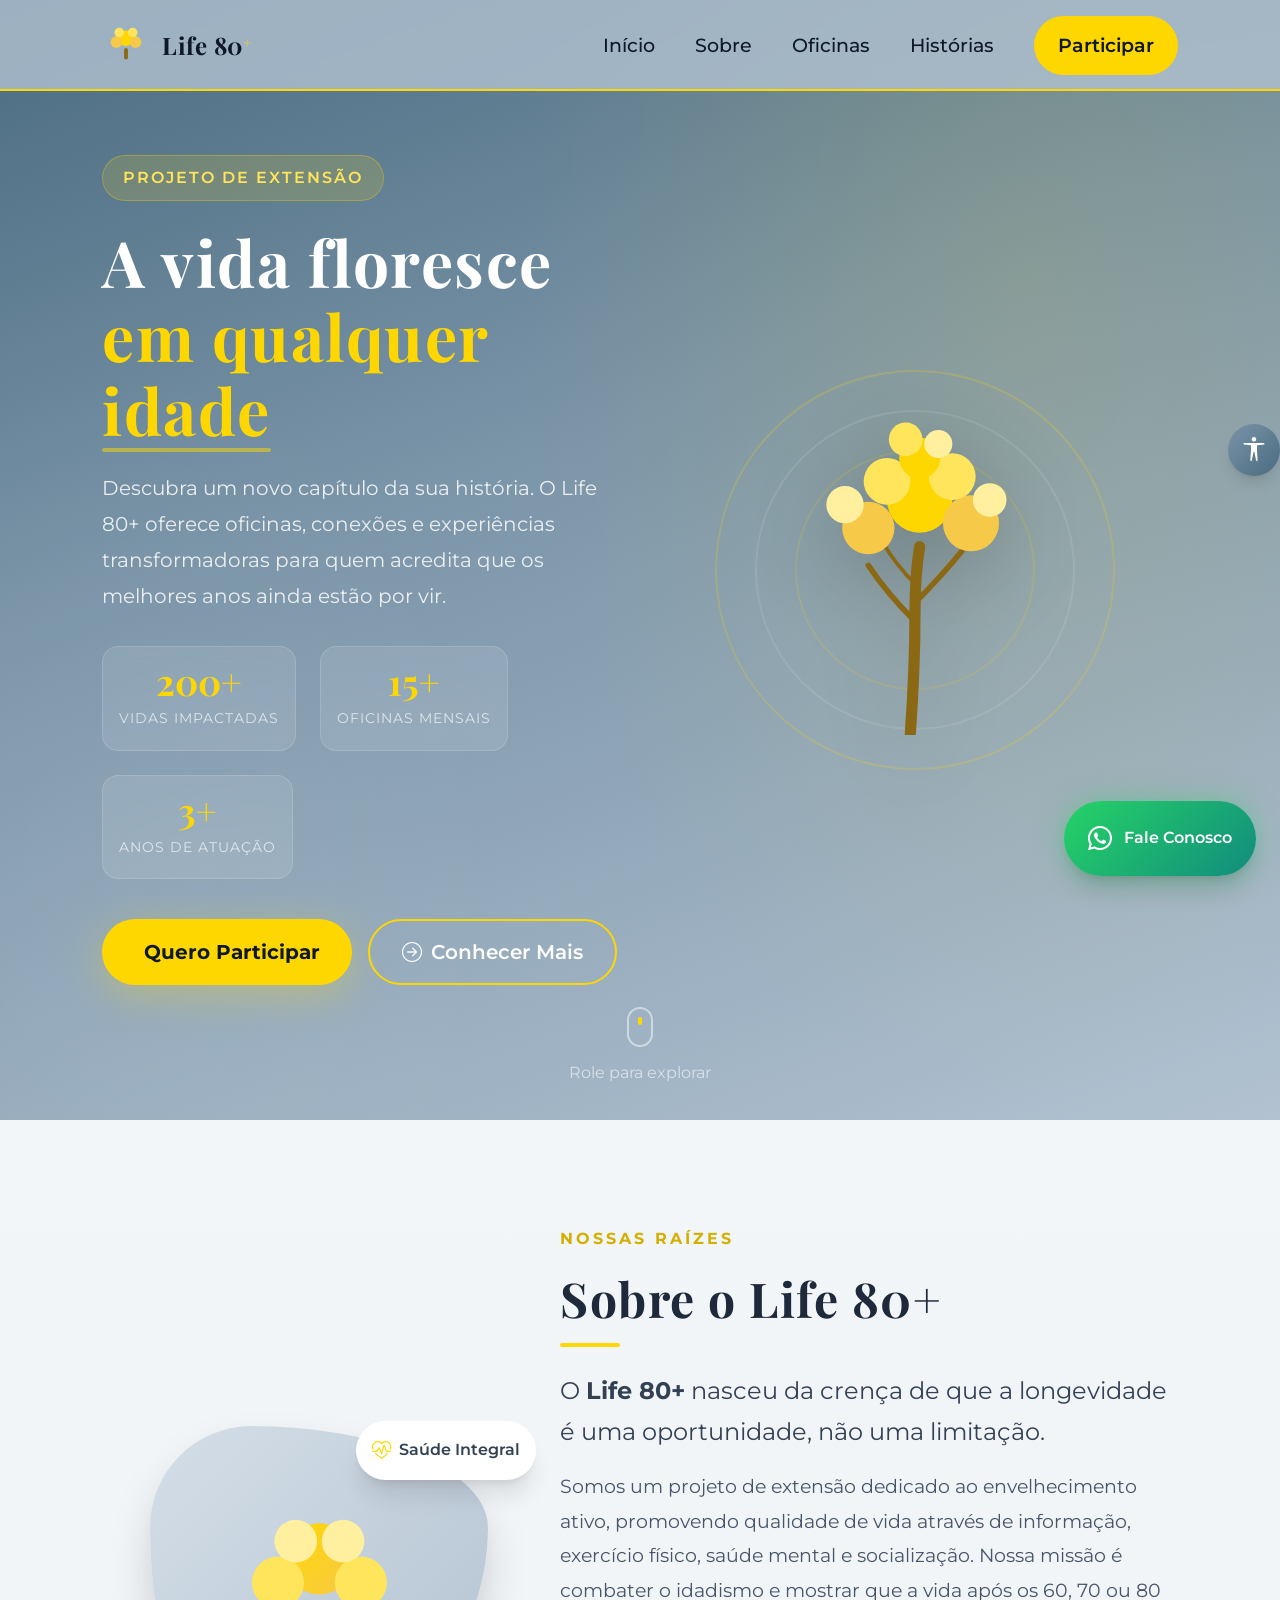
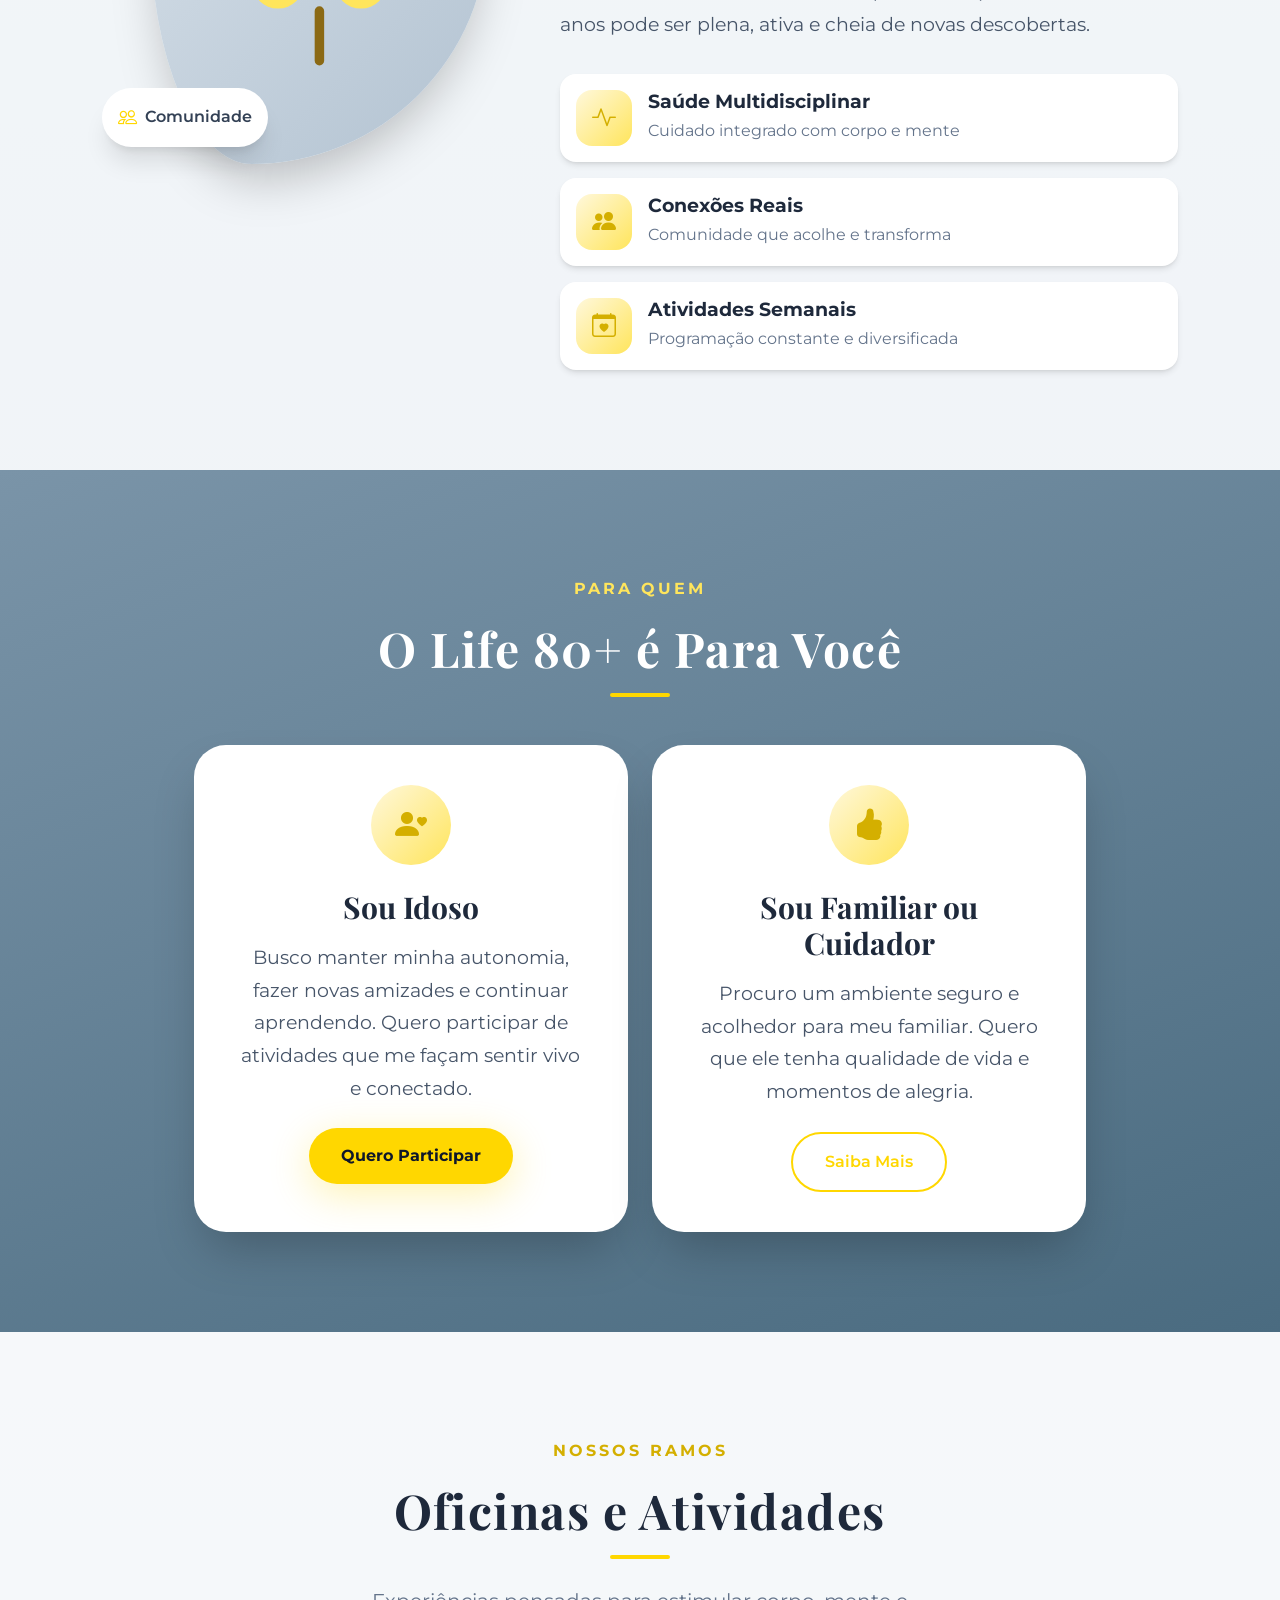
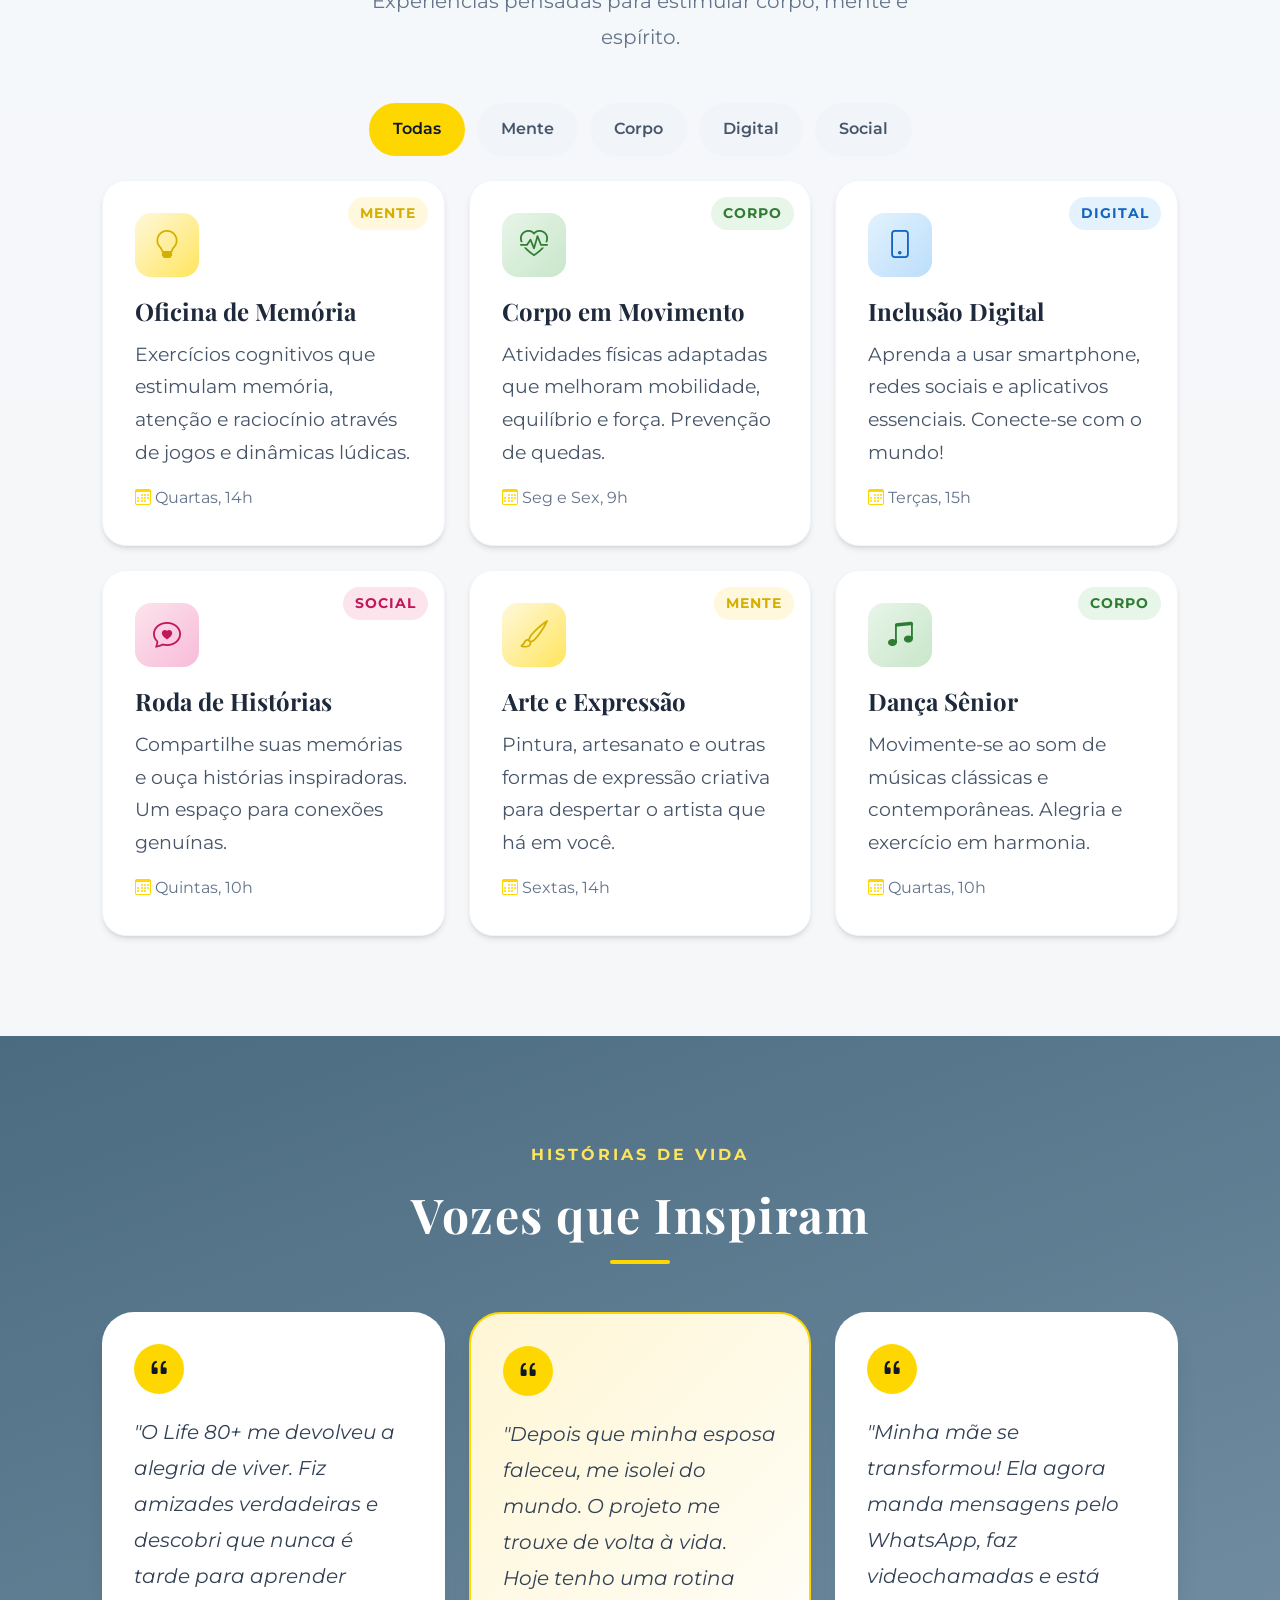
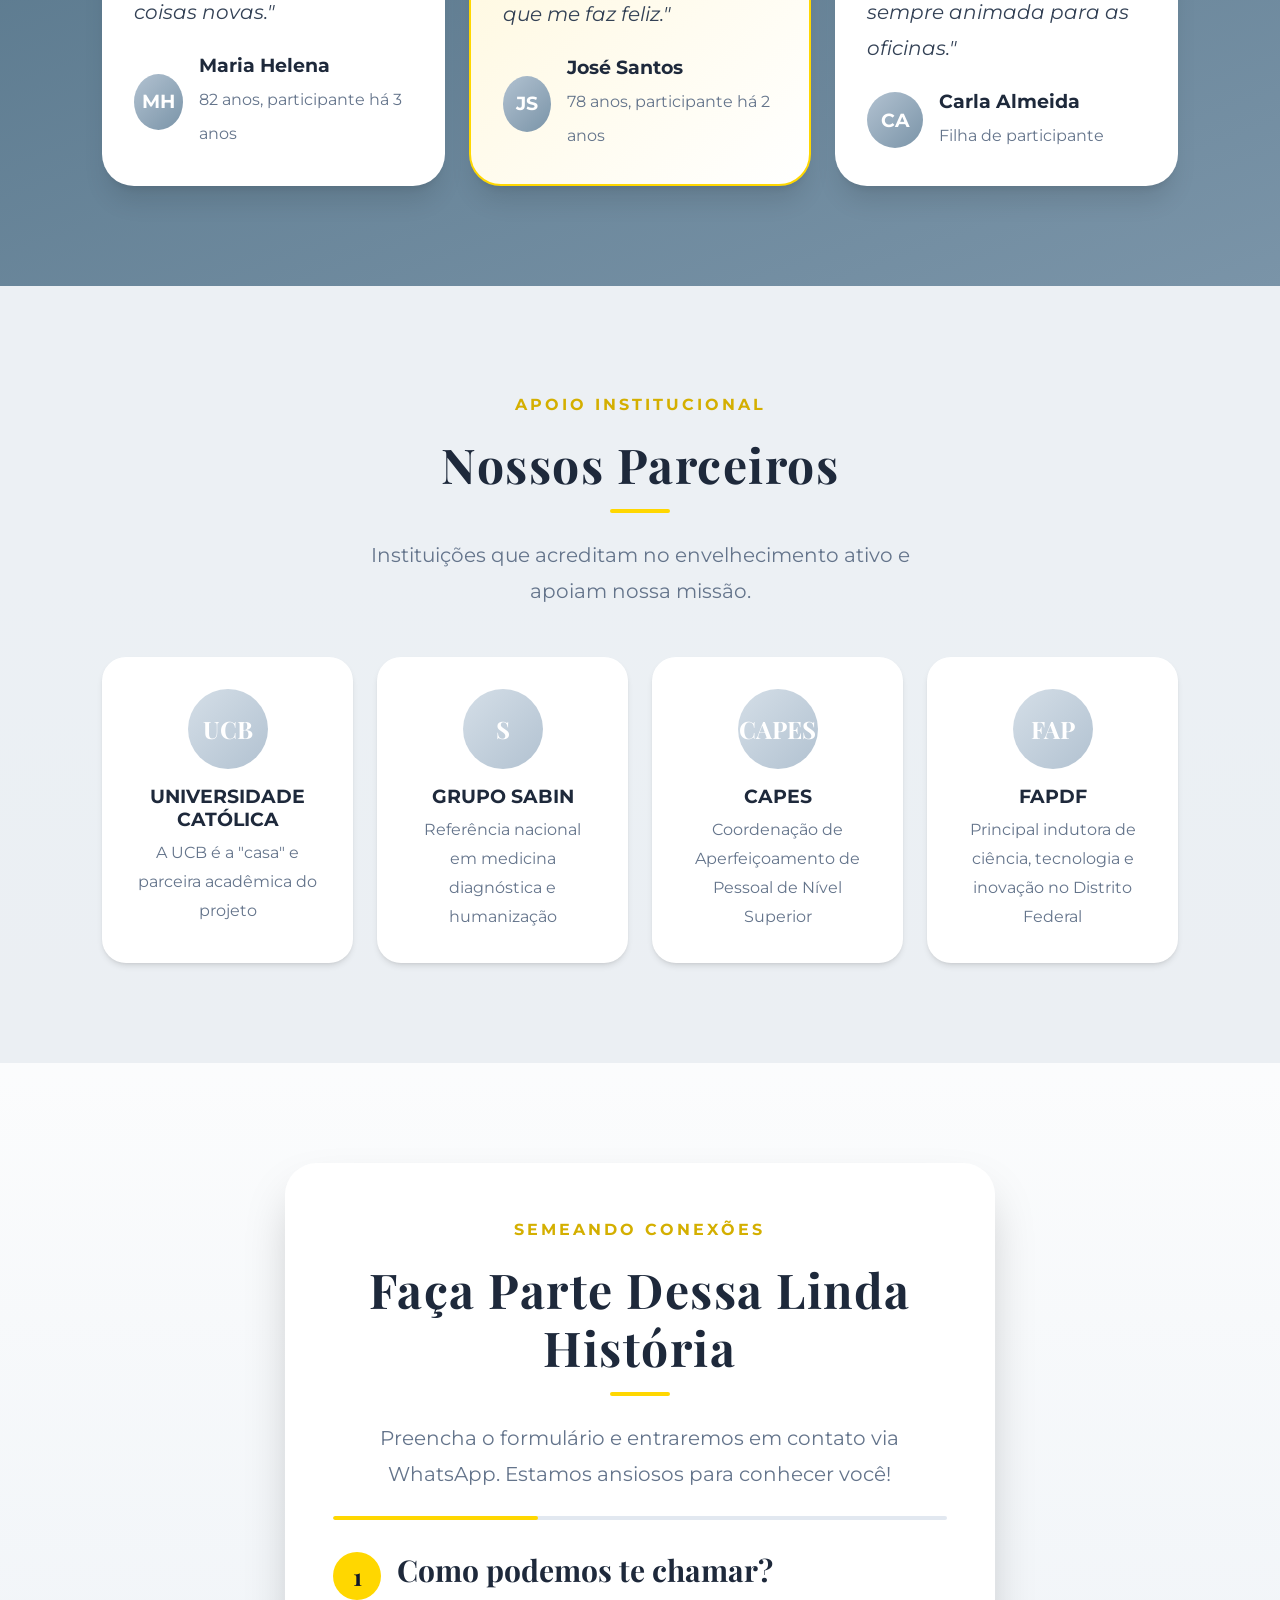
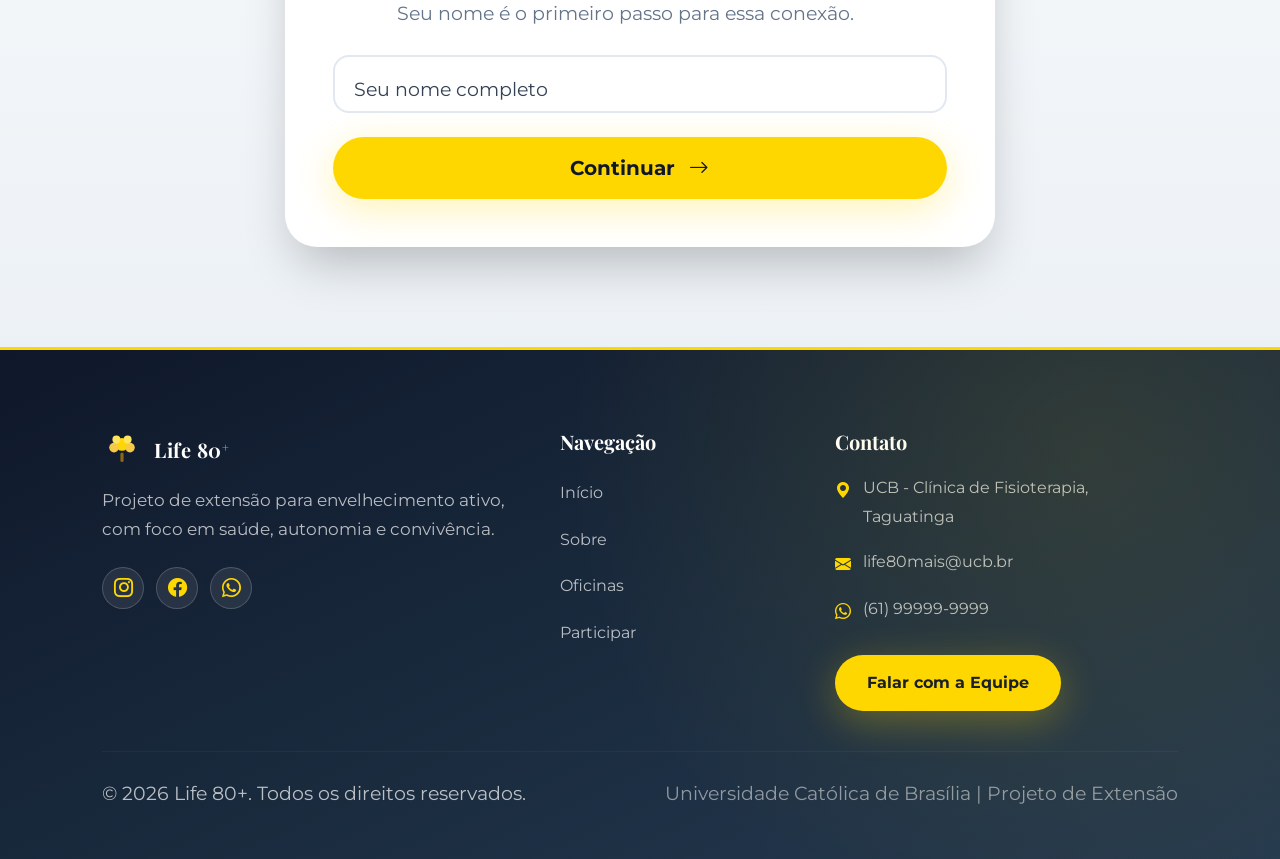
<file: index.html>
<!DOCTYPE html>
<html lang="pt-BR">
<head>
    <meta charset="UTF-8">
    <meta name="viewport" content="width=device-width, initial-scale=1.0, user-scalable=yes">
    <meta name="description" content="Life 80+ - Projeto de envelhecimento ativo para uma vida plena após os 80 anos. Oficinas de memória, atividade física e inclusão digital.">
    <meta name="theme-color" content="#B2C2D1">
    <title>Life 80+ | A Vida Floresce em Qualquer Idade</title>
    
    <!-- Bootstrap CSS -->
    <link href="https://cdn.jsdelivr.net/npm/bootstrap@5.3.3/dist/css/bootstrap.min.css" rel="stylesheet">
    <!-- Bootstrap Icons -->
    <link href="https://cdn.jsdelivr.net/npm/bootstrap-icons@1.11.3/font/bootstrap-icons.min.css" rel="stylesheet">
    <!-- AOS Animation -->
    <link href="https://unpkg.com/aos@2.3.1/dist/aos.css" rel="stylesheet">
    <!-- Fonts -->
    <link rel="preconnect" href="https://fonts.googleapis.com">
    <link rel="preconnect" href="https://fonts.gstatic.com" crossorigin>
    <link href="https://fonts.googleapis.com/css2?family=Montserrat:wght@400;500;600;700&family=Playfair+Display:wght@600;700&family=Poppins:wght@400;500;600&display=swap" rel="stylesheet">
    
    <!-- Custom Styles -->
    <link rel="stylesheet" href="styles.css">
</head>
<body>
    <!-- Partículas Flutuantes -->
    <div class="particles-container" id="particlesContainer" aria-hidden="true"></div>

    <!-- Painel de Acessibilidade -->
    <div class="accessibility-fab" id="accessibilityFab">
        <button class="fab-toggle" id="fabToggle" aria-label="Opções de acessibilidade">
            <i class="bi bi-universal-access"></i>
        </button>
        <div class="fab-options" id="fabOptions">
            <button class="fab-btn" id="increaseFontBtn" aria-label="Aumentar fonte">
                <i class="bi bi-zoom-in"></i>
            </button>
            <button class="fab-btn" id="decreaseFontBtn" aria-label="Diminuir fonte">
                <i class="bi bi-zoom-out"></i>
            </button>
        </div>
    </div>

    <!-- WhatsApp Flutuante -->
    <a href="https://wa.me/5561999999999?text=Olá! Gostaria de saber mais sobre o Life 80+." 
       class="whatsapp-fab" 
       target="_blank" 
       rel="noopener noreferrer"
       aria-label="Falar via WhatsApp">
        <i class="bi bi-whatsapp"></i>
        <span class="whatsapp-label">Fale Conosco</span>
    </a>

    <!-- Navbar -->
    <nav class="navbar navbar-expand-lg fixed-top" id="mainNav">
        <div class="container">
            <a class="navbar-brand" href="#home">
                <div class="brand-logo">
                    <svg viewBox="0 0 50 50" class="ipe-icon">
                        <circle cx="25" cy="18" r="8" fill="#FFD700"/>
                        <circle cx="15" cy="22" r="6" fill="#F7C948"/>
                        <circle cx="35" cy="22" r="6" fill="#F7C948"/>
                        <circle cx="18" cy="12" r="5" fill="#FFE55C"/>
                        <circle cx="32" cy="12" r="5" fill="#FFE55C"/>
                        <rect x="23" y="28" width="4" height="12" rx="2" fill="#8B6914"/>
                    </svg>
                </div>
                <span class="brand-text">Life 80<sup>+</sup></span>
            </a>
            
            <button class="navbar-toggler" type="button" data-bs-toggle="collapse" data-bs-target="#navbarNav" 
                    aria-controls="navbarNav" aria-expanded="false" aria-label="Menu de navegação">
                <span class="navbar-toggler-icon"></span>
            </button>
            
            <div class="collapse navbar-collapse" id="navbarNav">
                <ul class="navbar-nav ms-auto">
                    <li class="nav-item">
                        <a class="nav-link" href="#home">Início</a>
                    </li>
                    <li class="nav-item">
                        <a class="nav-link" href="#sobre">Sobre</a>
                    </li>
                    <li class="nav-item">
                        <a class="nav-link" href="#oficinas">Oficinas</a>
                    </li>
                    <li class="nav-item">
                        <a class="nav-link" href="#depoimentos">Histórias</a>
                    </li>
                    <li class="nav-item">
                        <a class="nav-link nav-cta" href="#contato">Participar</a>
                    </li>
                </ul>
            </div>
        </div>
    </nav>

    <main>
        <!-- Hero Section -->
        <section class="hero-section" id="home">
            <div class="hero-bg-shapes"></div>
            <div class="container">
                <div class="row align-items-center min-vh-100">
                    <div class="col-lg-6" data-aos="fade-right" data-aos-duration="1000">
                        <span class="hero-badge">Projeto de Extensão</span>
                        <h1 class="hero-title">A vida floresce<br><span class="highlight">em qualquer idade</span></h1>
                        <p class="hero-description">
                            Descubra um novo capítulo da sua história. O Life 80+ oferece oficinas, 
                            conexões e experiências transformadoras para quem acredita que os melhores 
                            anos ainda estão por vir.
                        </p>
                        <div class="hero-stats">
                            <div class="stat-box" data-aos="zoom-in" data-aos-delay="200">
                                <span class="stat-value" data-target="200">0</span>
                                <span class="stat-label">Vidas Impactadas</span>
                            </div>
                            <div class="stat-box" data-aos="zoom-in" data-aos-delay="400">
                                <span class="stat-value" data-target="15">0</span>
                                <span class="stat-label">Oficinas Mensais</span>
                            </div>
                            <div class="stat-box" data-aos="zoom-in" data-aos-delay="600">
                                <span class="stat-value" data-target="3">0</span>
                                <span class="stat-label">Anos de Atuação</span>
                            </div>
                        </div>
                        <div class="hero-buttons">
                            <a href="#contato" class="btn btn-golden btn-lg">
                                <i class=></i>
                                <span>Quero Participar</span>
                            </a>
                            <a href="#sobre" class="btn btn-outline-golden btn-lg hero-secondary-btn">
                                <i class="bi bi-arrow-right-circle"></i>
                                <span>Conhecer Mais</span>
                            </a>
                        </div>
                    </div>
                    <div class="col-lg-6 d-none d-lg-block" data-aos="fade-left" data-aos-duration="1000">
                        <div class="hero-visual">
                            <div class="visual-circle circle-1"></div>
                            <div class="visual-circle circle-2"></div>
                            <div class="visual-circle circle-3"></div>
                            <div class="ipe-tree-container">
                                <svg viewBox="0 0 300 350" class="ipe-tree-large">
                                    <!-- Tronco -->
                                    <path d="M145 350 Q150 280 150 220 Q150 180 155 150" stroke="#8B6914" stroke-width="12" fill="none" stroke-linecap="round"/>
                                    <path d="M150 230 Q120 200 100 170" stroke="#8B6914" stroke-width="6" fill="none" stroke-linecap="round"/>
                                    <path d="M150 210 Q180 180 200 155" stroke="#8B6914" stroke-width="6" fill="none" stroke-linecap="round"/>
                                    <path d="M150 190 Q130 170 115 145" stroke="#8B6914" stroke-width="4" fill="none" stroke-linecap="round"/>
                                    <!-- Pétalas -->
                                    <circle cx="155" cy="100" r="35" fill="#FFD700" class="petal p1"/>
                                    <circle cx="100" cy="130" r="28" fill="#F7C948" class="petal p2"/>
                                    <circle cx="210" cy="125" r="30" fill="#F7C948" class="petal p3"/>
                                    <circle cx="120" cy="80" r="25" fill="#FFE55C" class="petal p4"/>
                                    <circle cx="190" cy="75" r="25" fill="#FFE55C" class="petal p5"/>
                                    <circle cx="155" cy="55" r="22" fill="#FFD700" class="petal p6"/>
                                    <circle cx="75" cy="105" r="20" fill="#FFF0A0" class="petal p7"/>
                                    <circle cx="230" cy="100" r="18" fill="#FFF0A0" class="petal p8"/>
                                    <circle cx="140" cy="35" r="18" fill="#FFE55C" class="petal p9"/>
                                    <circle cx="175" cy="40" r="15" fill="#FFF0A0" class="petal p10"/>
                                </svg>
                            </div>
                        </div>
                    </div>
                </div>
            </div>
            <div class="scroll-hint">
                <div class="mouse"></div>
                <span>Role para explorar</span>
            </div>
        </section>

        <!-- Sobre Section -->
        <section class="section-sobre" id="sobre">
            <div class="container">
                <div class="row align-items-center">
                    <div class="col-lg-5" data-aos="fade-up">
                        <div class="sobre-visual">
                            <div class="visual-frame">
                                <div class="frame-content">
                                    <svg viewBox="0 0 200 200" class="sobre-ipe">
                                        <defs>
                                            <linearGradient id="goldGrad" x1="0%" y1="0%" x2="100%" y2="100%">
                                                <stop offset="0%" style="stop-color:#FFD700"/>
                                                <stop offset="100%" style="stop-color:#F7C948"/>
                                            </linearGradient>
                                        </defs>
                                        <circle cx="100" cy="70" r="30" fill="url(#goldGrad)"/>
                                        <circle cx="65" cy="90" r="22" fill="#FFE55C"/>
                                        <circle cx="135" cy="90" r="22" fill="#FFE55C"/>
                                        <circle cx="80" cy="55" r="18" fill="#FFF0A0"/>
                                        <circle cx="120" cy="55" r="18" fill="#FFF0A0"/>
                                        <rect x="96" y="110" width="8" height="50" rx="4" fill="#8B6914"/>
                                    </svg>
                                </div>
                            </div>
                            <div class="floating-badge badge-1">
                                <i class="bi bi-heart-pulse"></i>
                                <span>Saúde Integral</span>
                            </div>
                            <div class="floating-badge badge-2">
                                <i class="bi bi-people"></i>
                                <span>Comunidade</span>
                            </div>
                        </div>
                    </div>
                    <div class="col-lg-7" data-aos="fade-up" data-aos-delay="200">
                        <span class="section-label">Nossas Raízes</span>
                        <h2 class="section-title">Sobre o Life 80+</h2>
                        <div class="title-line"></div>
                        <p class="lead-text">
                            O <strong>Life 80+</strong> nasceu da crença de que a longevidade é uma oportunidade, 
                            não uma limitação.
                        </p>
                        <p class="body-text">
                            Somos um projeto de extensão dedicado ao envelhecimento ativo, promovendo qualidade 
                            de vida através de informação, exercício físico, saúde mental e socialização. Nossa missão 
                            é combater o idadismo e mostrar que a vida após os 60, 70 ou 80 anos pode ser plena, 
                            ativa e cheia de novas descobertas.
                        </p>
                        <div class="feature-cards">
                            <div class="feature-card">
                                <div class="feature-icon">
                                    <i class="bi bi-activity"></i>
                                </div>
                                <div class="feature-content">
                                    <h4>Saúde Multidisciplinar</h4>
                                    <p>Cuidado integrado com corpo e mente</p>
                                </div>
                            </div>
                            <div class="feature-card">
                                <div class="feature-icon">
                                    <i class="bi bi-people-fill"></i>
                                </div>
                                <div class="feature-content">
                                    <h4>Conexões Reais</h4>
                                    <p>Comunidade que acolhe e transforma</p>
                                </div>
                            </div>
                            <div class="feature-card">
                                <div class="feature-icon">
                                    <i class="bi bi-calendar-heart"></i>
                                </div>
                                <div class="feature-content">
                                    <h4>Atividades Semanais</h4>
                                    <p>Programação constante e diversificada</p>
                                </div>
                            </div>
                        </div>
                    </div>
                </div>
            </div>
        </section>

        <!-- Para Quem Section -->
        <section class="section-publico" id="publico">
            <div class="container">
                <div class="text-center mb-5" data-aos="fade-up">
                    <span class="section-label">Para Quem</span>
                    <h2 class="section-title text-white">O Life 80+ é Para Você</h2>
                    <div class="title-line mx-auto"></div>
                </div>
                
                <div class="row g-4 justify-content-center">
                    <div class="col-lg-5" data-aos="fade-up" data-aos-delay="100">
                        <div class="publico-card">
                            <div class="publico-icon">
                                <i class="bi bi-person-heart"></i>
                            </div>
                            <h3>Sou Idoso</h3>
                            <p>
                                Busco manter minha autonomia, fazer novas amizades e continuar aprendendo. 
                                Quero participar de atividades que me façam sentir vivo e conectado.
                            </p>
                            <a href="#contato" class="btn btn-golden">Quero Participar</a>
                        </div>
                    </div>
                    <div class="col-lg-5" data-aos="fade-up" data-aos-delay="200">
                        <div class="publico-card">
                            <div class="publico-icon">
                                <i class="bi bi-hand-thumbs-up-fill"></i>
                            </div>
                            <h3>Sou Familiar ou Cuidador</h3>
                            <p>
                                Procuro um ambiente seguro e acolhedor para meu familiar. 
                                Quero que ele tenha qualidade de vida e momentos de alegria.
                            </p>
                            <a href="#contato" class="btn btn-outline-golden">Saiba Mais</a>
                        </div>
                    </div>
                </div>
            </div>
        </section>

        <!-- Oficinas Section -->
        <section class="section-oficinas" id="oficinas">
            <div class="container">
                <div class="text-center mb-5" data-aos="fade-up">
                    <span class="section-label">Nossos Ramos</span>
                    <h2 class="section-title">Oficinas e Atividades</h2>
                    <div class="title-line mx-auto"></div>
                    <p class="section-subtitle">Experiências pensadas para estimular corpo, mente e espírito.</p>
                </div>
                
                <div class="oficinas-filter mb-4" data-aos="fade-up">
                    <button class="filter-btn active" data-filter="all">Todas</button>
                    <button class="filter-btn" data-filter="mente">Mente</button>
                    <button class="filter-btn" data-filter="corpo">Corpo</button>
                    <button class="filter-btn" data-filter="digital">Digital</button>
                    <button class="filter-btn" data-filter="social">Social</button>
                </div>
                
                <div class="row g-4" id="oficinasGrid">
                    <div class="col-md-6 col-lg-4" data-aos="fade-up" data-category="mente">
                        <div class="oficina-card">
                            <div class="oficina-badge">Mente</div>
                            <div class="oficina-icon">
                                <i class="bi bi-lightbulb"></i>
                            </div>
                            <h3>Oficina de Memória</h3>
                            <p>Exercícios cognitivos que estimulam memória, atenção e raciocínio através de jogos e dinâmicas lúdicas.</p>
                            <div class="oficina-meta">
                                <span><i class="bi bi-calendar3"></i> Quartas, 14h</span>
                            </div>
                        </div>
                    </div>
                    
                    <div class="col-md-6 col-lg-4" data-aos="fade-up" data-aos-delay="100" data-category="corpo">
                        <div class="oficina-card">
                            <div class="oficina-badge badge-corpo">Corpo</div>
                            <div class="oficina-icon icon-corpo">
                                <i class="bi bi-heart-pulse"></i>
                            </div>
                            <h3>Corpo em Movimento</h3>
                            <p>Atividades físicas adaptadas que melhoram mobilidade, equilíbrio e força. Prevenção de quedas.</p>
                            <div class="oficina-meta">
                                <span><i class="bi bi-calendar3"></i> Seg e Sex, 9h</span>
                            </div>
                        </div>
                    </div>
                    
                    <div class="col-md-6 col-lg-4" data-aos="fade-up" data-aos-delay="200" data-category="digital">
                        <div class="oficina-card">
                            <div class="oficina-badge badge-digital">Digital</div>
                            <div class="oficina-icon icon-digital">
                                <i class="bi bi-phone"></i>
                            </div>
                            <h3>Inclusão Digital</h3>
                            <p>Aprenda a usar smartphone, redes sociais e aplicativos essenciais. Conecte-se com o mundo!</p>
                            <div class="oficina-meta">
                                <span><i class="bi bi-calendar3"></i> Terças, 15h</span>
                            </div>
                        </div>
                    </div>
                    
                    <div class="col-md-6 col-lg-4" data-aos="fade-up" data-aos-delay="300" data-category="social">
                        <div class="oficina-card">
                            <div class="oficina-badge badge-social">Social</div>
                            <div class="oficina-icon icon-social">
                                <i class="bi bi-chat-heart"></i>
                            </div>
                            <h3>Roda de Histórias</h3>
                            <p>Compartilhe suas memórias e ouça histórias inspiradoras. Um espaço para conexões genuínas.</p>
                            <div class="oficina-meta">
                                <span><i class="bi bi-calendar3"></i> Quintas, 10h</span>
                            </div>
                        </div>
                    </div>
                    
                    <div class="col-md-6 col-lg-4" data-aos="fade-up" data-aos-delay="400" data-category="mente">
                        <div class="oficina-card">
                            <div class="oficina-badge">Mente</div>
                            <div class="oficina-icon">
                                <i class="bi bi-brush"></i>
                            </div>
                            <h3>Arte e Expressão</h3>
                            <p>Pintura, artesanato e outras formas de expressão criativa para despertar o artista que há em você.</p>
                            <div class="oficina-meta">
                                <span><i class="bi bi-calendar3"></i> Sextas, 14h</span>
                            </div>
                        </div>
                    </div>
                    
                    <div class="col-md-6 col-lg-4" data-aos="fade-up" data-aos-delay="500" data-category="corpo">
                        <div class="oficina-card">
                            <div class="oficina-badge badge-corpo">Corpo</div>
                            <div class="oficina-icon icon-corpo">
                                <i class="bi bi-music-note-beamed"></i>
                            </div>
                            <h3>Dança Sênior</h3>
                            <p>Movimente-se ao som de músicas clássicas e contemporâneas. Alegria e exercício em harmonia.</p>
                            <div class="oficina-meta">
                                <span><i class="bi bi-calendar3"></i> Quartas, 10h</span>
                            </div>
                        </div>
                    </div>
                </div>
            </div>
        </section>

        <!-- Depoimentos Section -->
        <section class="section-depoimentos" id="depoimentos">
            <div class="container">
                <div class="text-center mb-5" data-aos="fade-up">
                    <span class="section-label">Histórias de Vida</span>
                    <h2 class="section-title text-white">Vozes que Inspiram</h2>
                    <div class="title-line mx-auto"></div>
                </div>
                
                <div class="row g-4 justify-content-center">
                    <div class="col-lg-4" data-aos="fade-up" data-aos-delay="100">
                        <div class="depoimento-card">
                            <div class="depoimento-quote">
                                <i class="bi bi-quote"></i>
                            </div>
                            <p class="depoimento-text">
                                "O Life 80+ me devolveu a alegria de viver. Fiz amizades verdadeiras 
                                e descobri que nunca é tarde para aprender coisas novas."
                            </p>
                            <div class="depoimento-author">
                                <div class="author-avatar">
                                    <span>MH</span>
                                </div>
                                <div class="author-info">
                                    <h4>Maria Helena</h4>
                                    <span>82 anos, participante há 3 anos</span>
                                </div>
                            </div>
                        </div>
                    </div>
                    
                    <div class="col-lg-4" data-aos="fade-up" data-aos-delay="200">
                        <div class="depoimento-card featured">
                            <div class="depoimento-quote">
                                <i class="bi bi-quote"></i>
                            </div>
                            <p class="depoimento-text">
                                "Depois que minha esposa faleceu, me isolei do mundo. O projeto 
                                me trouxe de volta à vida. Hoje tenho uma rotina que me faz feliz."
                            </p>
                            <div class="depoimento-author">
                                <div class="author-avatar">
                                    <span>JS</span>
                                </div>
                                <div class="author-info">
                                    <h4>José Santos</h4>
                                    <span>78 anos, participante há 2 anos</span>
                                </div>
                            </div>
                        </div>
                    </div>
                    
                    <div class="col-lg-4" data-aos="fade-up" data-aos-delay="300">
                        <div class="depoimento-card">
                            <div class="depoimento-quote">
                                <i class="bi bi-quote"></i>
                            </div>
                            <p class="depoimento-text">
                                "Minha mãe se transformou! Ela agora manda mensagens pelo WhatsApp, 
                                faz videochamadas e está sempre animada para as oficinas."
                            </p>
                            <div class="depoimento-author">
                                <div class="author-avatar">
                                    <span>CA</span>
                                </div>
                                <div class="author-info">
                                    <h4>Carla Almeida</h4>
                                    <span>Filha de participante</span>
                                </div>
                            </div>
                        </div>
                    </div>
                </div>
            </div>
        </section>

        <!-- Parceiros Section -->
        <section class="section-parceiros" id="parceiros">
            <div class="container">
                <div class="text-center mb-5" data-aos="fade-up">
                    <span class="section-label">Apoio Institucional</span>
                    <h2 class="section-title">Nossos Parceiros</h2>
                    <div class="title-line mx-auto"></div>
                    <p class="section-subtitle">Instituições que acreditam no envelhecimento ativo e apoiam nossa missão.</p>
                </div>
                
                <div class="parceiros-grid" data-aos="fade-up" data-aos-delay="200">
                    <div class="parceiro-item">
                        <div class="parceiro-logo">
                            <span class="parceiro-icon">UCB</span>
                        </div>
                        <h4>UNIVERSIDADE CATÓLICA</h4>
                        <p>A UCB é a "casa" e parceira acadêmica do projeto</p>
                    </div>
                    
                    <div class="parceiro-item">
                        <div class="parceiro-logo">
                            <span class="parceiro-icon">S</span>
                        </div>
                        <h4>GRUPO SABIN</h4>
                        <p>Referência nacional em medicina diagnóstica e humanização</p>
                    </div>
                    
                    <div class="parceiro-item">
                        <div class="parceiro-logo">
                            <span class="parceiro-icon">CAPES</span>
                        </div>
                        <h4>CAPES</h4>
                        <p>Coordenação de Aperfeiçoamento de Pessoal de Nível Superior</p>
                    </div>
                    
                    <div class="parceiro-item">
                        <div class="parceiro-logo">
                            <span class="parceiro-icon">FAP</span>
                        </div>
                        <h4>FAPDF</h4>
                        <p>Principal indutora de ciência, tecnologia e inovação no Distrito Federal</p>
                    </div>
                </div>
            </div>
        </section>

        <!-- Contato Section -->
        <section class="section-contato" id="contato">
            <div class="container">
                <div class="row justify-content-center">
                    <div class="col-lg-8">
                        <div class="contato-card" data-aos="fade-up">
                            <div class="text-center mb-4">
                                <span class="section-label">Semeando Conexões</span>
                                <h2 class="section-title">Faça Parte Dessa Linda História</h2>
                                <div class="title-line mx-auto"></div>
                                <p class="section-subtitle">
                                    Preencha o formulário e entraremos em contato via WhatsApp. 
                                    Estamos ansiosos para conhecer você!
                                </p>
                            </div>
                            
                            <form id="whatsappForm" class="contato-form">
                                <!-- Progress Bar -->
                                <div class="form-progress">
                                    <div class="progress-bar" id="progressBar" style="width: 33.33%"></div>
                                </div>
                                
                                <!-- Step 1: Nome -->
                                <div class="form-step active" data-step="1">
                                    <div class="step-header">
                                        <span class="step-number">1</span>
                                        <div class="step-info">
                                            <h3>Como podemos te chamar?</h3>
                                            <p>Seu nome é o primeiro passo para essa conexão.</p>
                                        </div>
                                    </div>
                                    <div class="form-floating mb-4">
                                        <input type="text" class="form-control form-control-lg" id="nome" 
                                               placeholder="Seu nome" required>
                                        <label for="nome">Seu nome completo</label>
                                    </div>
                                    <button type="button" class="btn btn-golden btn-lg w-100 btn-next" data-next="2">
                                        Continuar <i class="bi bi-arrow-right ms-2"></i>
                                    </button>
                                </div>
                                
                                <!-- Step 2: Interesses -->
                                <div class="form-step" data-step="2">
                                    <div class="step-header">
                                        <span class="step-number">2</span>
                                        <div class="step-info">
                                            <h3>O que te interessa?</h3>
                                            <p>Selecione as atividades que mais chamam sua atenção.</p>
                                        </div>
                                    </div>
                                    <div class="checkbox-grid">
                                        <label class="checkbox-card">
                                            <input type="checkbox" name="interesse" value="Oficina de Memória">
                                            <span class="checkbox-content">
                                                <i class="bi bi-lightbulb"></i>
                                                <span>Oficina de Memória</span>
                                            </span>
                                        </label>
                                        <label class="checkbox-card">
                                            <input type="checkbox" name="interesse" value="Atividade Física">
                                            <span class="checkbox-content">
                                                <i class="bi bi-heart-pulse"></i>
                                                <span>Atividade Física</span>
                                            </span>
                                        </label>
                                        <label class="checkbox-card">
                                            <input type="checkbox" name="interesse" value="Inclusão Digital">
                                            <span class="checkbox-content">
                                                <i class="bi bi-phone"></i>
                                                <span>Inclusão Digital</span>
                                            </span>
                                        </label>
                                        <label class="checkbox-card">
                                            <input type="checkbox" name="interesse" value="Roda de Histórias">
                                            <span class="checkbox-content">
                                                <i class="bi bi-chat-heart"></i>
                                                <span>Roda de Histórias</span>
                                            </span>
                                        </label>
                                        <label class="checkbox-card">
                                            <input type="checkbox" name="interesse" value="Arte e Expressão">
                                            <span class="checkbox-content">
                                                <i class="bi bi-brush"></i>
                                                <span>Arte e Expressão</span>
                                            </span>
                                        </label>
                                        <label class="checkbox-card">
                                            <input type="checkbox" name="interesse" value="Dança Sênior">
                                            <span class="checkbox-content">
                                                <i class="bi bi-music-note-beamed"></i>
                                                <span>Dança Sênior</span>
                                            </span>
                                        </label>
                                    </div>
                                    <div class="d-flex gap-3 mt-4">
                                        <button type="button" class="btn btn-outline-secondary btn-lg btn-prev" data-prev="1">
                                            <i class="bi bi-arrow-left me-2"></i>Voltar
                                        </button>
                                        <button type="button" class="btn btn-golden btn-lg flex-grow-1 btn-next" data-next="3">
                                            Continuar <i class="bi bi-arrow-right ms-2"></i>
                                        </button>
                                    </div>
                                </div>
                                
                                <!-- Step 3: Tipo -->
                                <div class="form-step" data-step="3">
                                    <div class="step-header">
                                        <span class="step-number">3</span>
                                        <div class="step-info">
                                            <h3>Qual seu perfil?</h3>
                                            <p>Isso nos ajuda a personalizar o atendimento.</p>
                                        </div>
                                    </div>
                                    <div class="radio-grid">
                                        <label class="radio-card">
                                            <input type="radio" name="tipo" value="Idoso interessado em participar">
                                            <span class="radio-content">
                                                <i class="bi bi-person-heart"></i>
                                                <span>Sou Idoso</span>
                                                <small>Quero participar das atividades</small>
                                            </span>
                                        </label>
                                        <label class="radio-card">
                                            <input type="radio" name="tipo" value="Familiar de um idoso">
                                            <span class="radio-content">
                                                <i class="bi bi-people-fill"></i>
                                                <span>Sou Familiar</span>
                                                <small>Busco para um ente querido</small>
                                            </span>
                                        </label>
                                        <label class="radio-card">
                                            <input type="radio" name="tipo" value="Cuidador profissional">
                                            <span class="radio-content">
                                                <i class="bi bi-hand-thumbs-up-fill"></i>
                                                <span>Sou Cuidador</span>
                                                <small>Trabalho com idosos</small>
                                            </span>
                                        </label>
                                        <label class="radio-card">
                                            <input type="radio" name="tipo" value="Interessado em apoiar o projeto">
                                            <span class="radio-content">
                                                <i class="bi bi-heart-fill"></i>
                                                <span>Quero Apoiar</span>
                                                <small>Voluntário ou parceiro</small>
                                            </span>
                                        </label>
                                    </div>
                                    <div class="d-flex gap-3 mt-4">
                                        <button type="button" class="btn btn-outline-secondary btn-lg btn-prev" data-prev="2">
                                            <i class="bi bi-arrow-left me-2"></i>Voltar
                                        </button>
                                        <button type="button" class="btn btn-whatsapp btn-lg flex-grow-1" id="submitBtn">
                                            <i class="bi bi-whatsapp me-2"></i>Enviar via WhatsApp
                                        </button>
                                    </div>
                                </div>
                            </form>
                        </div>
                    </div>
                </div>
            </div>
        </section>
    </main>
    <!-- Footer -->
    <footer class="site-footer">
        <div class="container">
            <div class="row g-4 align-items-start">
                <div class="col-lg-5">
                    <div class="footer-brand">
                        <div class="brand-logo">
                            <svg viewBox="0 0 50 50" class="ipe-icon">
                                <circle cx="25" cy="18" r="8" fill="#FFD700"/>
                                <circle cx="15" cy="22" r="6" fill="#F7C948"/>
                                <circle cx="35" cy="22" r="6" fill="#F7C948"/>
                                <circle cx="18" cy="12" r="5" fill="#FFE55C"/>
                                <circle cx="32" cy="12" r="5" fill="#FFE55C"/>
                                <rect x="23" y="28" width="4" height="12" rx="2" fill="#8B6914"/>
                            </svg>
                        </div>
                        <span class="brand-text">Life 80<sup>+</sup></span>
                    </div>
                    <p class="footer-description">
                        Projeto de extensão para envelhecimento ativo, com foco em saúde, autonomia e convivência.
                    </p>
                    <div class="footer-social">
                        <a href="#" aria-label="Instagram"><i class="bi bi-instagram"></i></a>
                        <a href="#" aria-label="Facebook"><i class="bi bi-facebook"></i></a>
                        <a href="https://wa.me/5561999999999" aria-label="WhatsApp"><i class="bi bi-whatsapp"></i></a>
                    </div>
                </div>
                <div class="col-sm-6 col-lg-3">
                    <h5>Navegação</h5>
                    <ul class="footer-links">
                        <li><a href="#home">Início</a></li>
                        <li><a href="#sobre">Sobre</a></li>
                        <li><a href="#oficinas">Oficinas</a></li>
                        <li><a href="#contato">Participar</a></li>
                    </ul>
                </div>
                <div class="col-sm-6 col-lg-4">
                    <h5>Contato</h5>
                    <ul class="footer-contact">
                        <li>
                            <i class="bi bi-geo-alt-fill"></i>
                            <span>UCB - Clínica de Fisioterapia, Taguatinga</span>
                        </li>
                        <li>
                            <i class="bi bi-envelope-fill"></i>
                            <a href="mailto:life80mais@ucb.br">life80mais@ucb.br</a>
                        </li>
                        <li>
                            <i class="bi bi-whatsapp"></i>
                            <a href="https://wa.me/5561999999999">(61) 99999-9999</a>
                        </li>
                    </ul>
                    <a href="#contato" class="btn btn-golden footer-cta">Falar com a Equipe</a>
                </div>
            </div>
            <hr class="footer-divider">
            <div class="footer-bottom">
                <p>&copy; 2026 Life 80+. Todos os direitos reservados.</p>
                <p class="footer-credits">Universidade Católica de Brasília | Projeto de Extensão</p>
            </div>
        </div>
    </footer>

    <!-- Bootstrap JS -->
    <script src="https://cdn.jsdelivr.net/npm/bootstrap@5.3.3/dist/js/bootstrap.bundle.min.js"></script>
    <!-- AOS Animation -->
    <script src="https://unpkg.com/aos@2.3.1/dist/aos.js"></script>
    <!-- Custom Scripts -->
    <script src="script.js"></script>
</body>
</html>
</file>
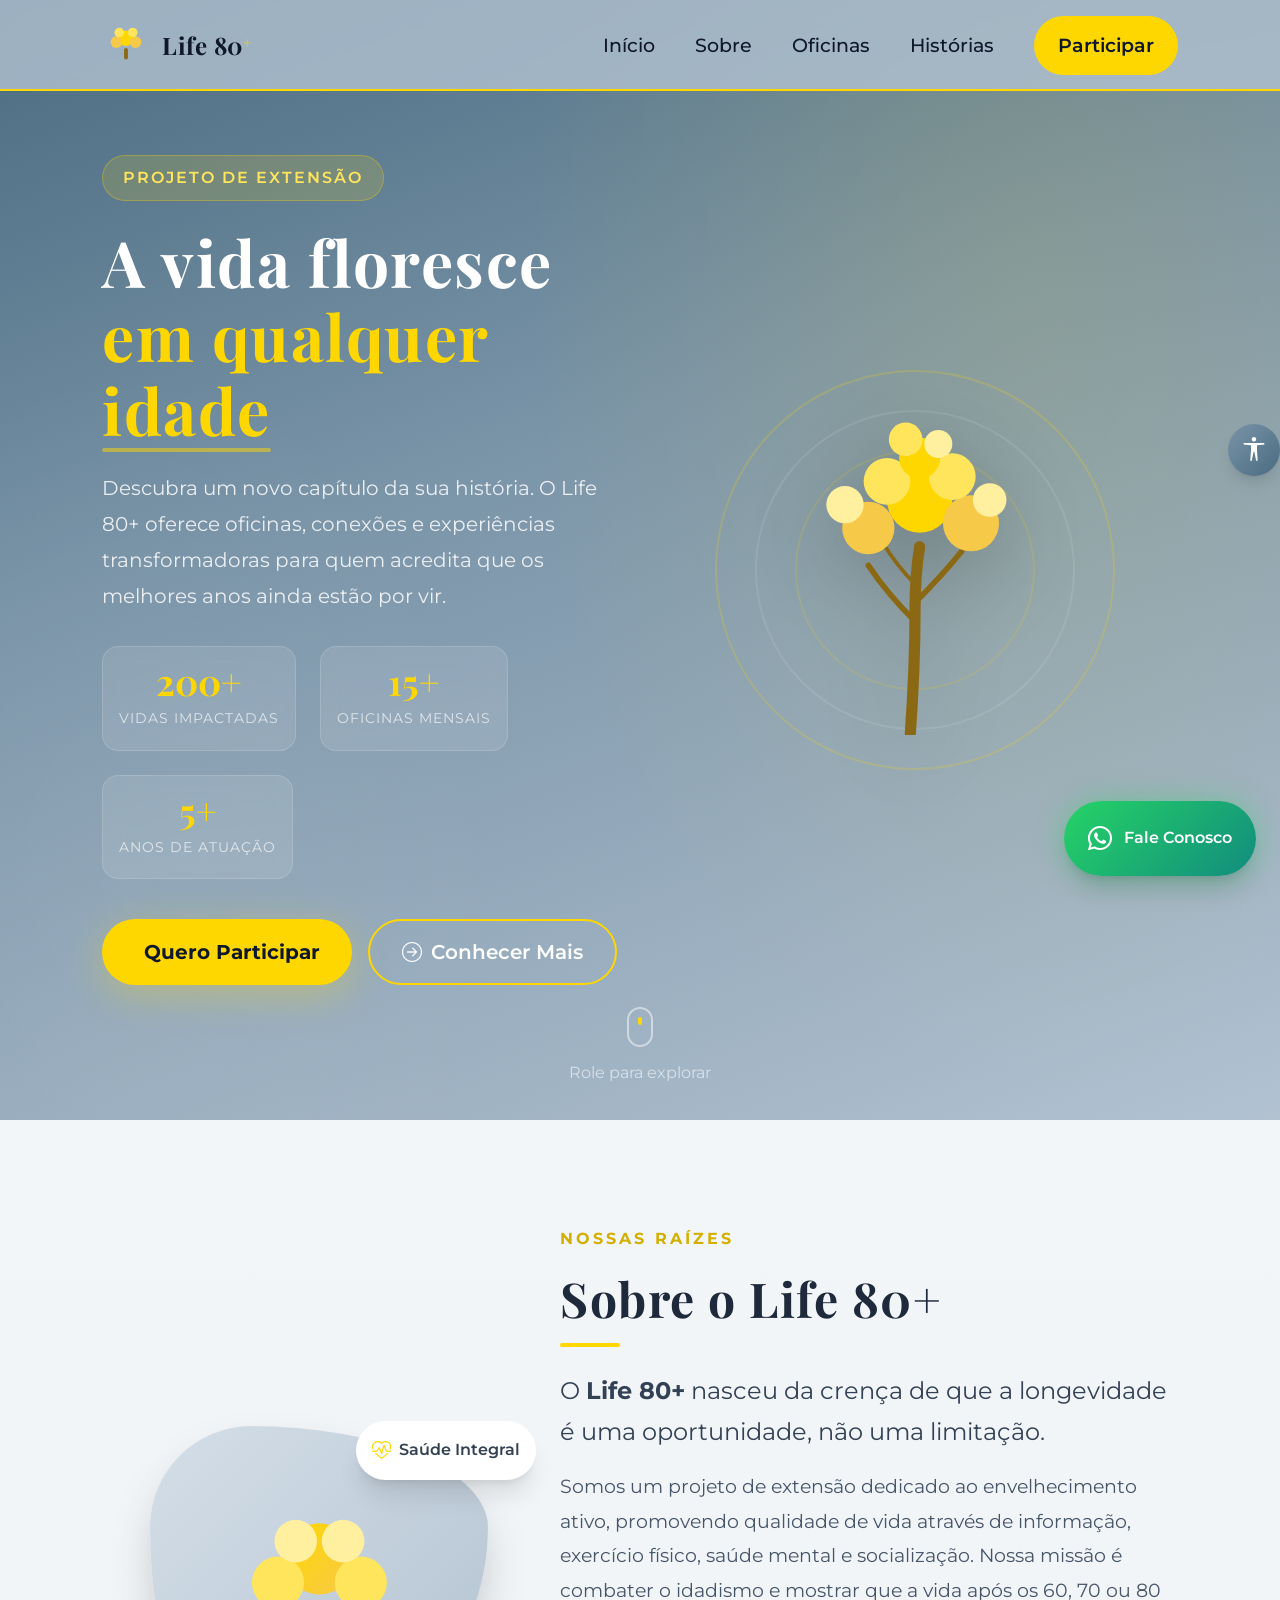
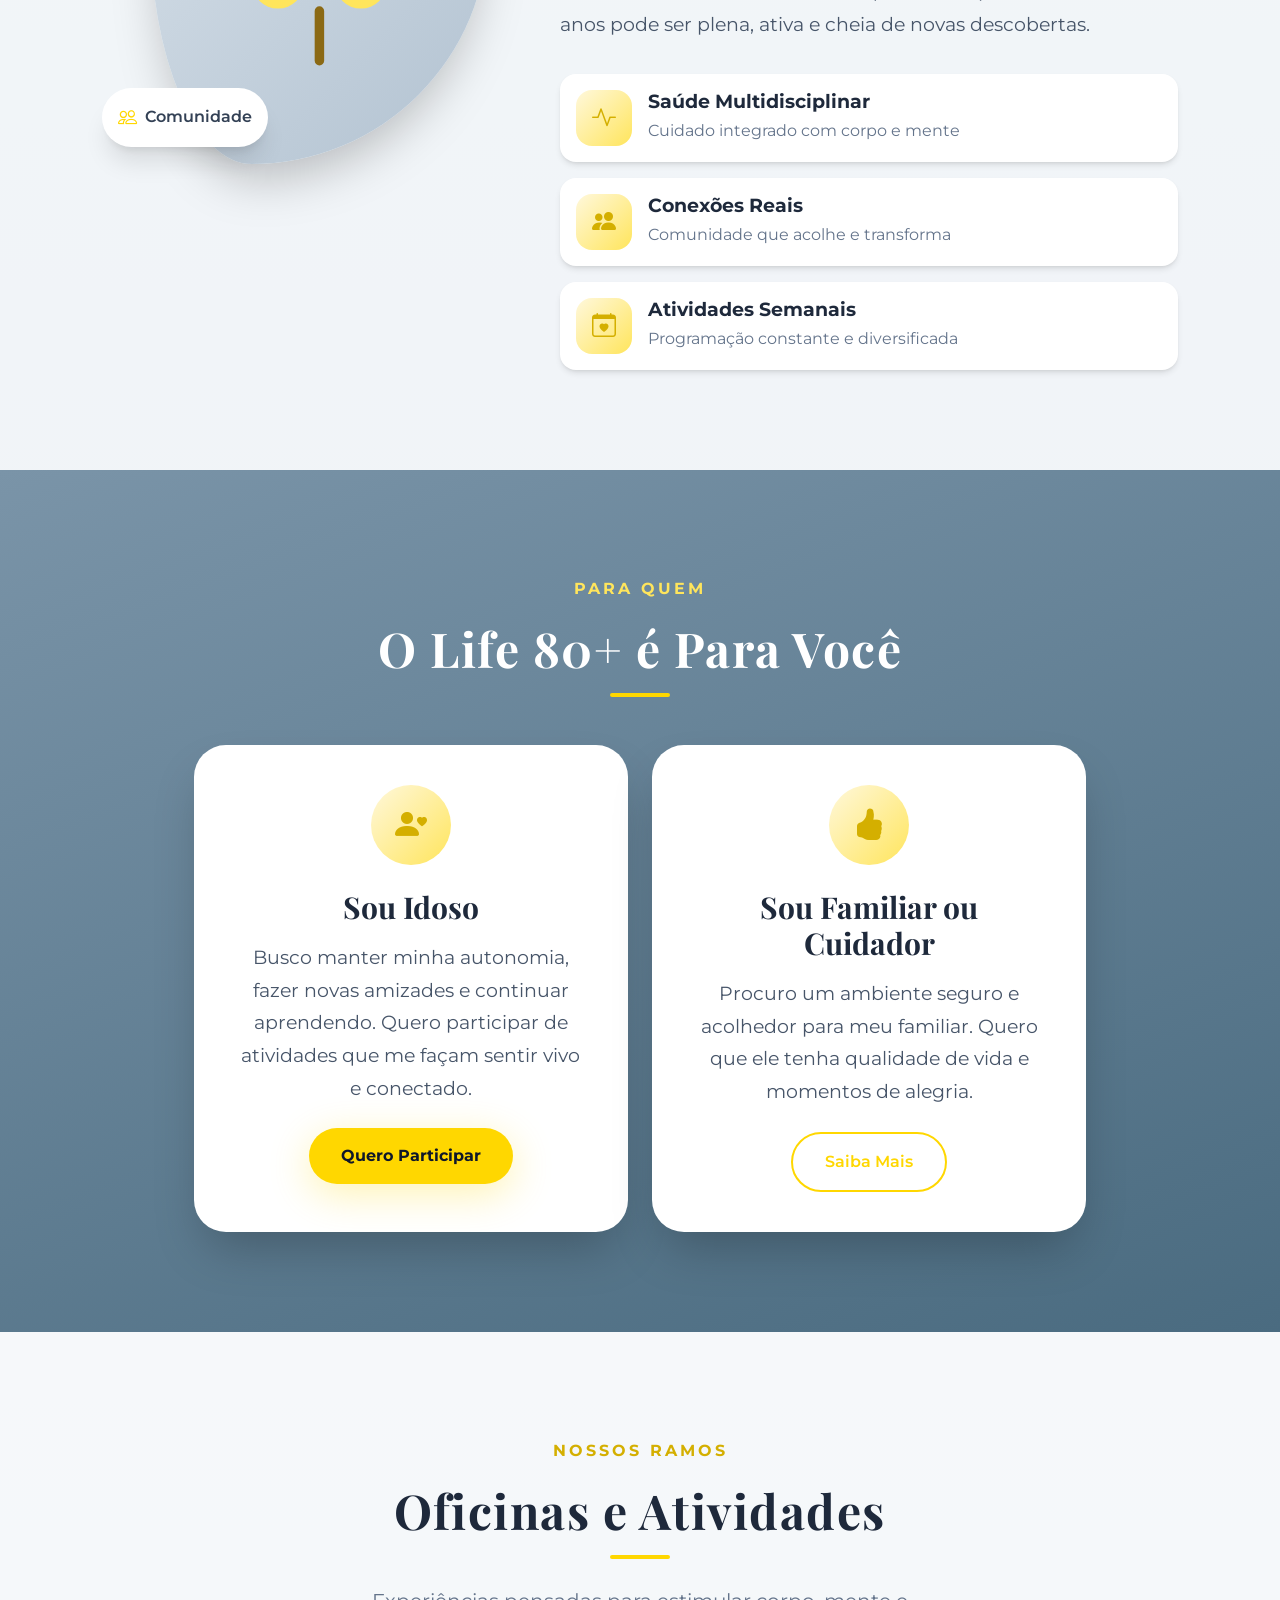
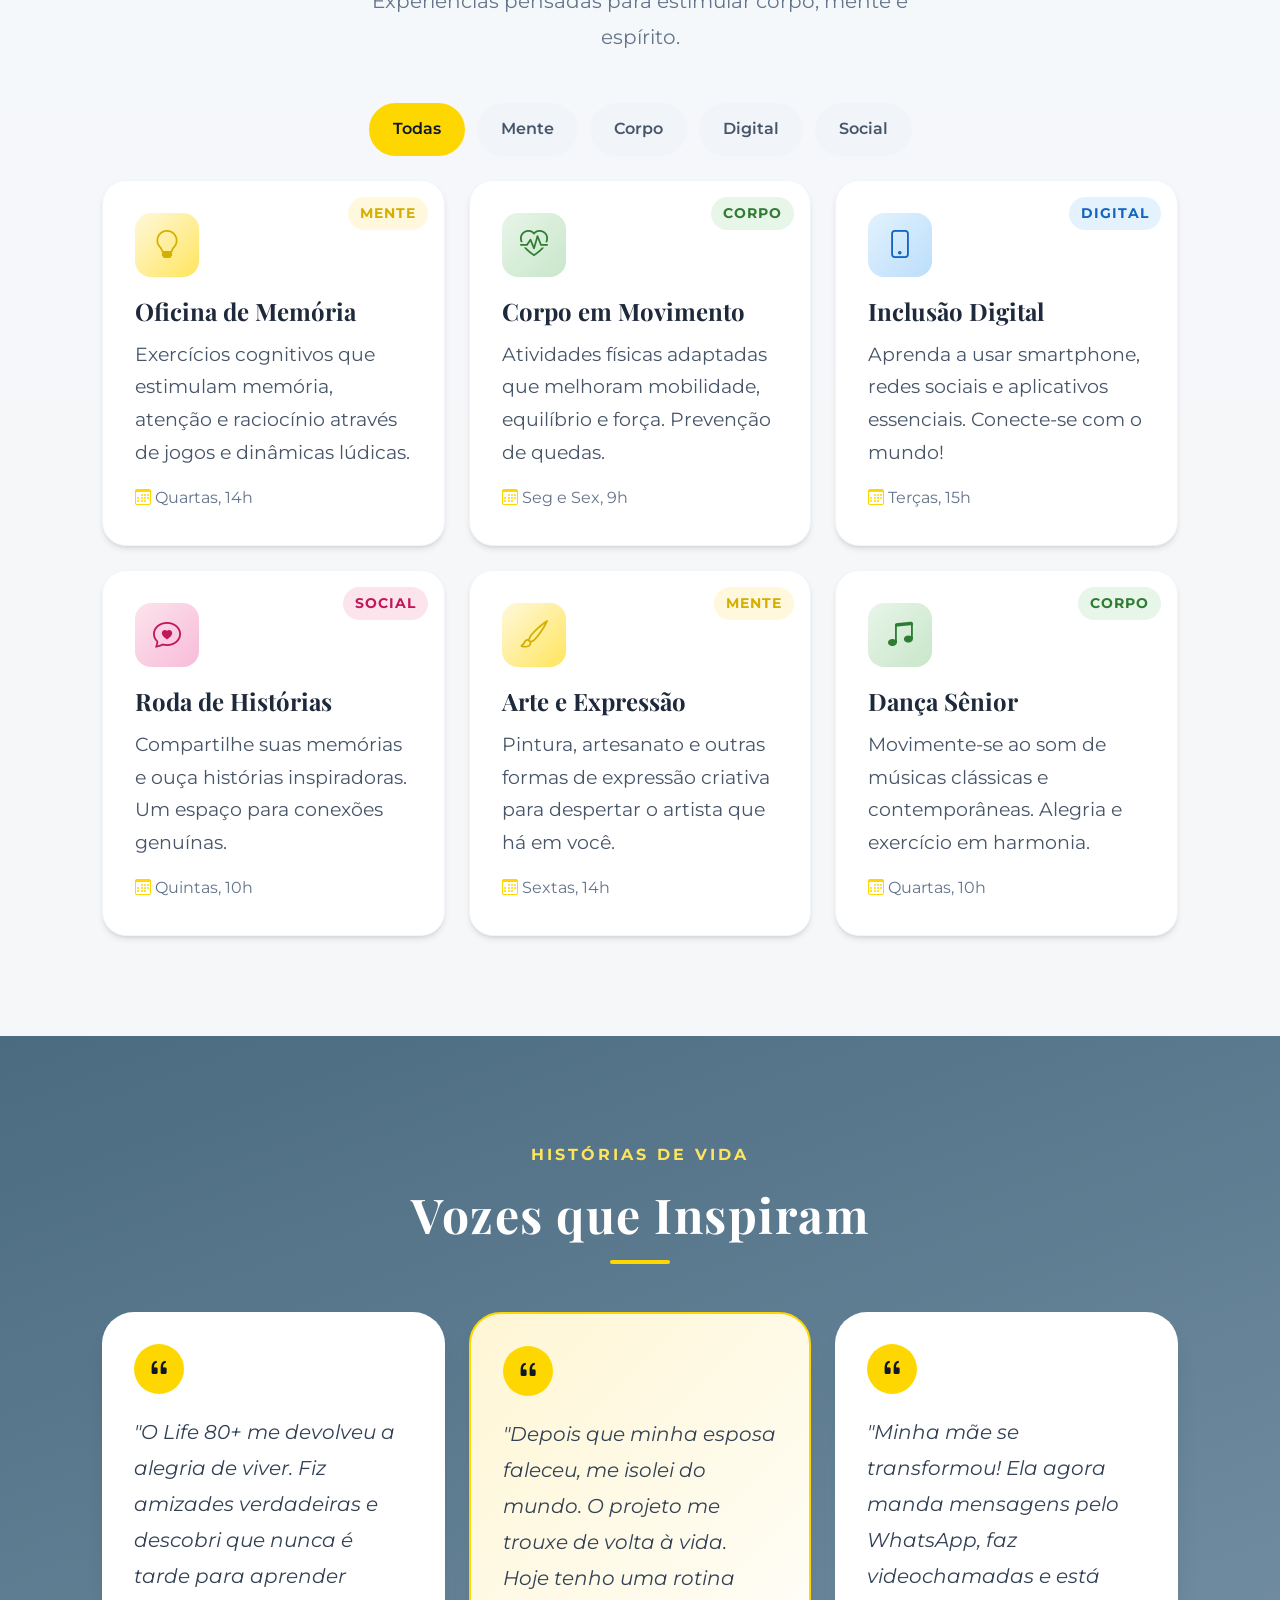
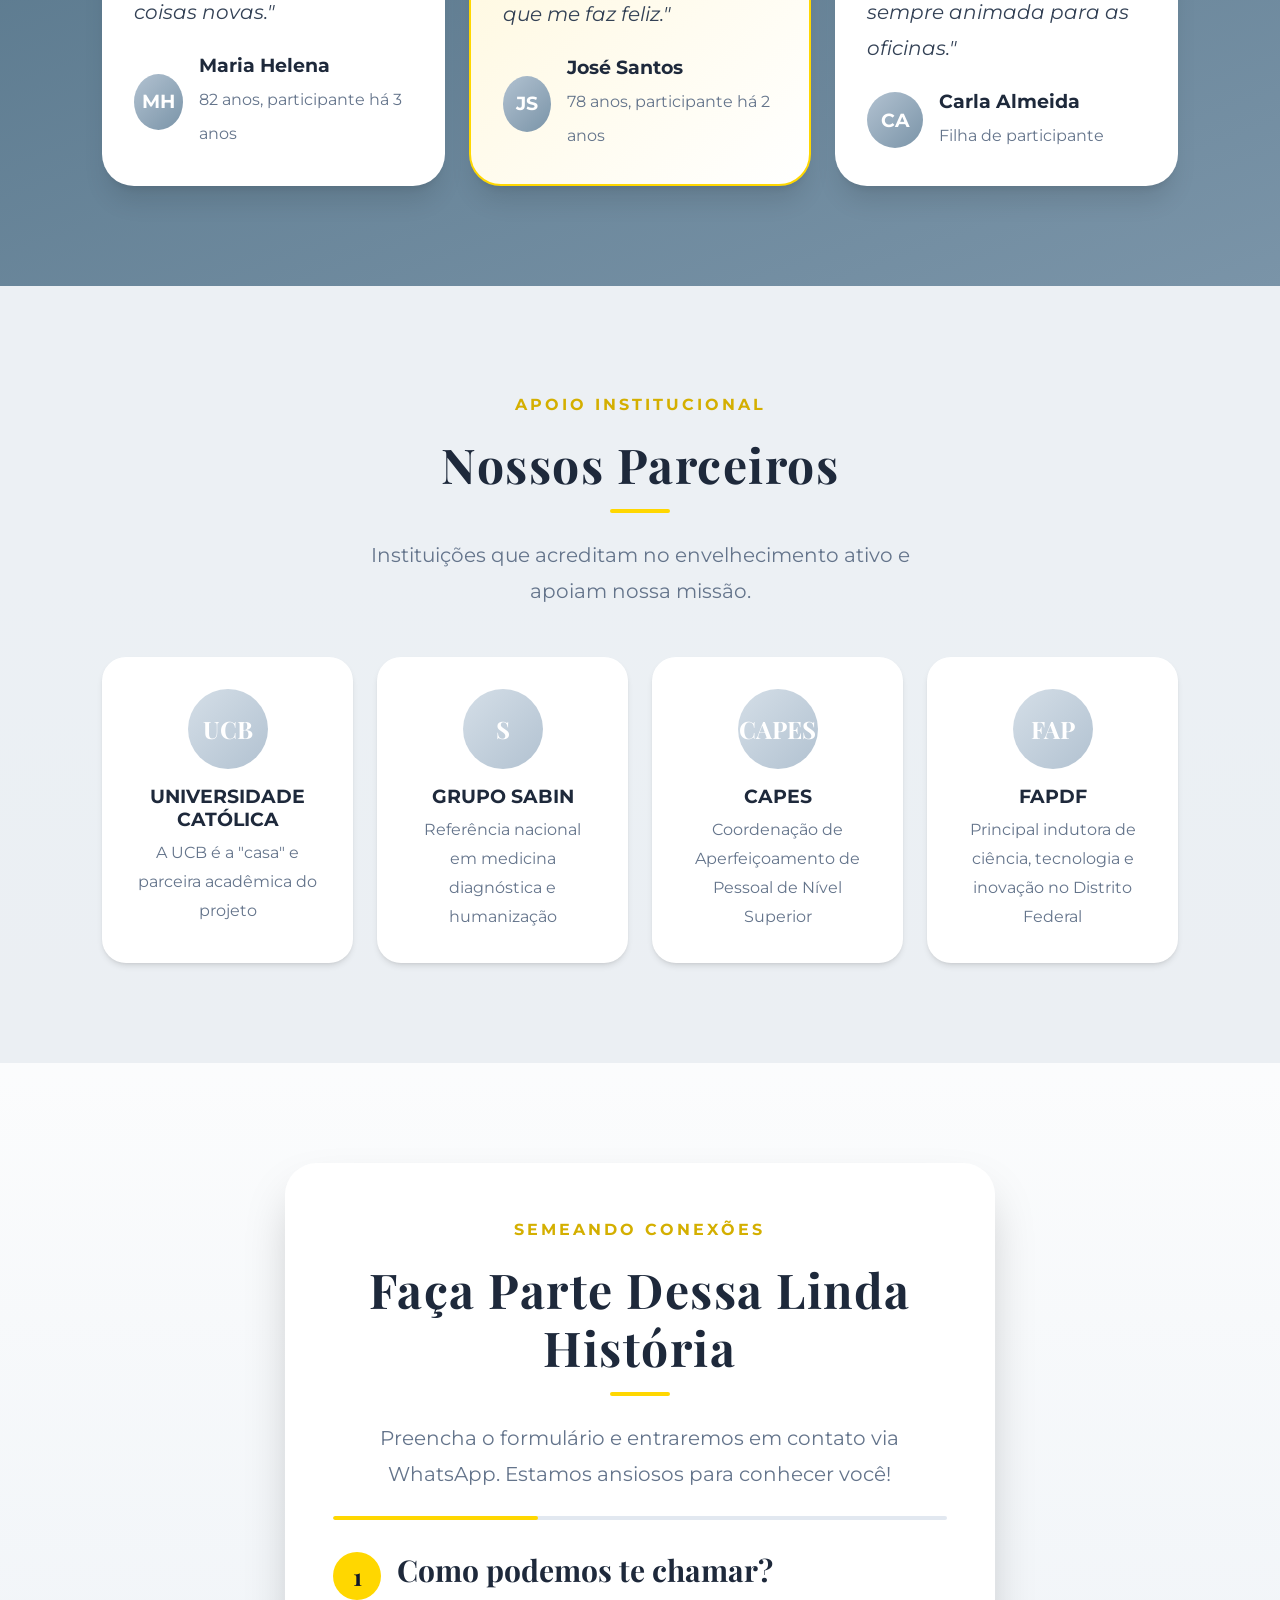
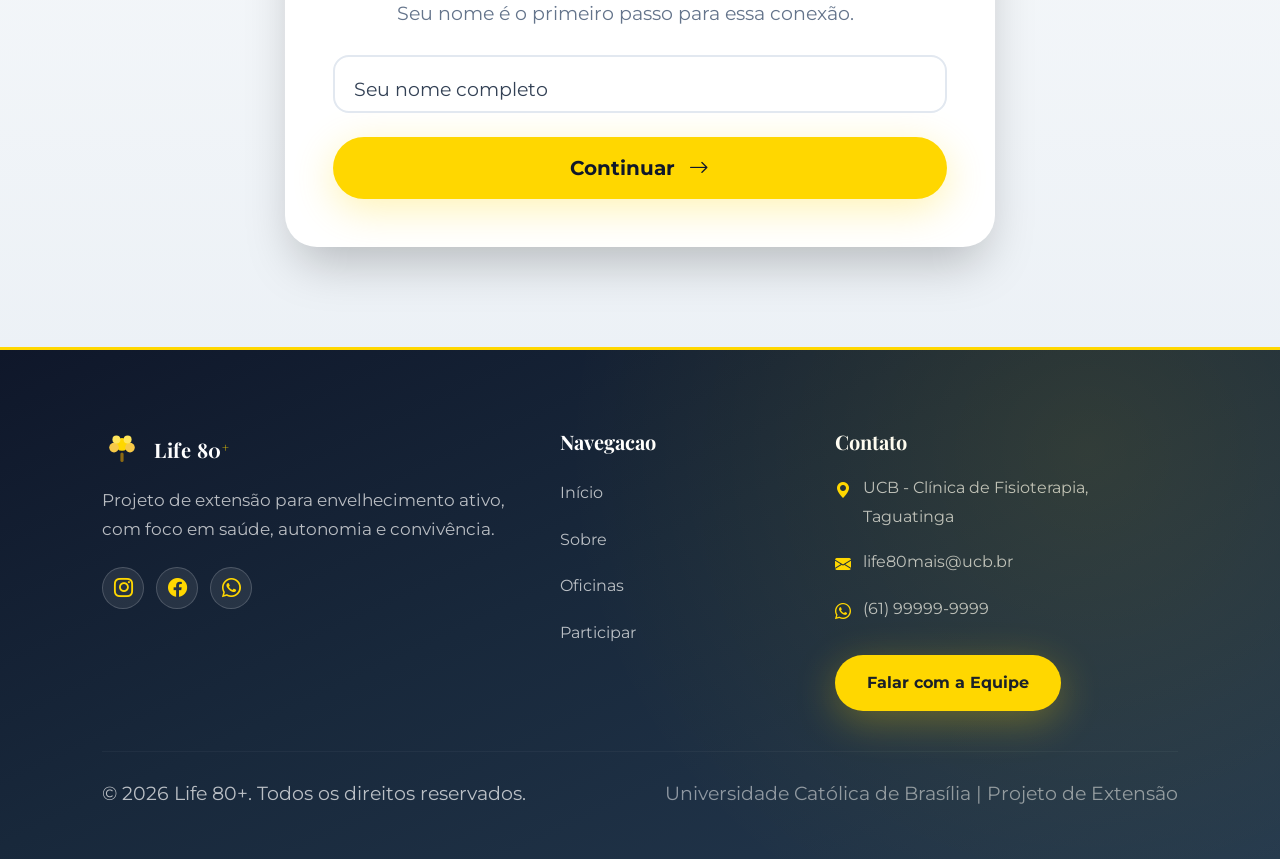
<file: src/index.html>
<!DOCTYPE html>
<html lang="pt-BR">
<head>
    <meta charset="UTF-8">
    <meta name="viewport" content="width=device-width, initial-scale=1.0, user-scalable=yes">
    <meta name="description" content="Life 80+ - Projeto de envelhecimento ativo para uma vida plena após os 80 anos. Oficinas de memória, atividade física e inclusão digital.">
    <meta name="theme-color" content="#B2C2D1">
    <title>Life 80+ | A Vida Floresce em Qualquer Idade</title>
    
    <!-- Bootstrap CSS -->
    <link href="https://cdn.jsdelivr.net/npm/bootstrap@5.3.3/dist/css/bootstrap.min.css" rel="stylesheet">
    <!-- Bootstrap Icons -->
    <link href="https://cdn.jsdelivr.net/npm/bootstrap-icons@1.11.3/font/bootstrap-icons.min.css" rel="stylesheet">
    <!-- AOS Animation -->
    <link href="https://unpkg.com/aos@2.3.1/dist/aos.css" rel="stylesheet">
    <!-- Fonts -->
    <link rel="preconnect" href="https://fonts.googleapis.com">
    <link rel="preconnect" href="https://fonts.gstatic.com" crossorigin>
    <link href="https://fonts.googleapis.com/css2?family=Montserrat:wght@400;500;600;700&family=Playfair+Display:wght@600;700&family=Poppins:wght@400;500;600&display=swap" rel="stylesheet">
    
    <!-- Custom Styles -->
    <link rel="stylesheet" href="styles.css">
</head>
<body>
    <!-- Partículas Flutuantes -->
    <div class="particles-container" id="particlesContainer" aria-hidden="true"></div>

    <!-- Painel de Acessibilidade -->
    <div class="accessibility-fab" id="accessibilityFab">
        <button class="fab-toggle" id="fabToggle" aria-label="Opções de acessibilidade">
            <i class="bi bi-universal-access"></i>
        </button>
        <div class="fab-options" id="fabOptions">
            <button class="fab-btn" id="increaseFontBtn" aria-label="Aumentar fonte">
                <i class="bi bi-zoom-in"></i>
            </button>
            <button class="fab-btn" id="decreaseFontBtn" aria-label="Diminuir fonte">
                <i class="bi bi-zoom-out"></i>
            </button>
        </div>
    </div>

    <!-- WhatsApp Flutuante -->
    <a href="https://wa.me/5561999999999?text=Olá! Gostaria de saber mais sobre o Life 80+." 
       class="whatsapp-fab" 
       target="_blank" 
       rel="noopener noreferrer"
       aria-label="Falar via WhatsApp">
        <i class="bi bi-whatsapp"></i>
        <span class="whatsapp-label">Fale Conosco</span>
    </a>

    <!-- Navbar -->
    <nav class="navbar navbar-expand-lg fixed-top" id="mainNav">
        <div class="container">
            <a class="navbar-brand" href="#home">
                <div class="brand-logo">
                    <svg viewBox="0 0 50 50" class="ipe-icon">
                        <circle cx="25" cy="18" r="8" fill="#FFD700"/>
                        <circle cx="15" cy="22" r="6" fill="#F7C948"/>
                        <circle cx="35" cy="22" r="6" fill="#F7C948"/>
                        <circle cx="18" cy="12" r="5" fill="#FFE55C"/>
                        <circle cx="32" cy="12" r="5" fill="#FFE55C"/>
                        <rect x="23" y="28" width="4" height="12" rx="2" fill="#8B6914"/>
                    </svg>
                </div>
                <span class="brand-text">Life 80<sup>+</sup></span>
            </a>
            
            <button class="navbar-toggler" type="button" data-bs-toggle="collapse" data-bs-target="#navbarNav" 
                    aria-controls="navbarNav" aria-expanded="false" aria-label="Menu de navegação">
                <span class="navbar-toggler-icon"></span>
            </button>
            
            <div class="collapse navbar-collapse" id="navbarNav">
                <ul class="navbar-nav ms-auto">
                    <li class="nav-item">
                        <a class="nav-link" href="#home">Início</a>
                    </li>
                    <li class="nav-item">
                        <a class="nav-link" href="#sobre">Sobre</a>
                    </li>
                    <li class="nav-item">
                        <a class="nav-link" href="#oficinas">Oficinas</a>
                    </li>
                    <li class="nav-item">
                        <a class="nav-link" href="#depoimentos">Histórias</a>
                    </li>
                    <li class="nav-item">
                        <a class="nav-link nav-cta" href="#contato">Participar</a>
                    </li>
                </ul>
            </div>
        </div>
    </nav>

    <main>
        <!-- Hero Section -->
        <section class="hero-section" id="home">
            <div class="hero-bg-shapes"></div>
            <div class="container">
                <div class="row align-items-center min-vh-100">
                    <div class="col-lg-6" data-aos="fade-right" data-aos-duration="1000">
                        <span class="hero-badge">Projeto de Extensão</span>
                        <h1 class="hero-title">A vida floresce<br><span class="highlight">em qualquer idade</span></h1>
                        <p class="hero-description">
                            Descubra um novo capítulo da sua história. O Life 80+ oferece oficinas, 
                            conexões e experiências transformadoras para quem acredita que os melhores 
                            anos ainda estão por vir.
                        </p>
                        <div class="hero-stats">
                            <div class="stat-box" data-aos="zoom-in" data-aos-delay="200">
                                <span class="stat-value" data-target="200">0</span>
                                <span class="stat-label">Vidas Impactadas</span>
                            </div>
                            <div class="stat-box" data-aos="zoom-in" data-aos-delay="400">
                                <span class="stat-value" data-target="15">0</span>
                                <span class="stat-label">Oficinas Mensais</span>
                            </div>
                            <div class="stat-box" data-aos="zoom-in" data-aos-delay="600">
                                <span class="stat-value" data-target="5">0</span>
                                <span class="stat-label">Anos de Atuação</span>
                            </div>
                        </div>
                        <div class="hero-buttons">
                            <a href="#contato" class="btn btn-golden btn-lg">
                                <i class=></i>
                                <span>Quero Participar</span>
                            </a>
                            <a href="#sobre" class="btn btn-outline-golden btn-lg hero-secondary-btn">
                                <i class="bi bi-arrow-right-circle"></i>
                                <span>Conhecer Mais</span>
                            </a>
                        </div>
                    </div>
                    <div class="col-lg-6 d-none d-lg-block" data-aos="fade-left" data-aos-duration="1000">
                        <div class="hero-visual">
                            <div class="visual-circle circle-1"></div>
                            <div class="visual-circle circle-2"></div>
                            <div class="visual-circle circle-3"></div>
                            <div class="ipe-tree-container">
                                <svg viewBox="0 0 300 350" class="ipe-tree-large">
                                    <!-- Tronco -->
                                    <path d="M145 350 Q150 280 150 220 Q150 180 155 150" stroke="#8B6914" stroke-width="12" fill="none" stroke-linecap="round"/>
                                    <path d="M150 230 Q120 200 100 170" stroke="#8B6914" stroke-width="6" fill="none" stroke-linecap="round"/>
                                    <path d="M150 210 Q180 180 200 155" stroke="#8B6914" stroke-width="6" fill="none" stroke-linecap="round"/>
                                    <path d="M150 190 Q130 170 115 145" stroke="#8B6914" stroke-width="4" fill="none" stroke-linecap="round"/>
                                    <!-- Pétalas -->
                                    <circle cx="155" cy="100" r="35" fill="#FFD700" class="petal p1"/>
                                    <circle cx="100" cy="130" r="28" fill="#F7C948" class="petal p2"/>
                                    <circle cx="210" cy="125" r="30" fill="#F7C948" class="petal p3"/>
                                    <circle cx="120" cy="80" r="25" fill="#FFE55C" class="petal p4"/>
                                    <circle cx="190" cy="75" r="25" fill="#FFE55C" class="petal p5"/>
                                    <circle cx="155" cy="55" r="22" fill="#FFD700" class="petal p6"/>
                                    <circle cx="75" cy="105" r="20" fill="#FFF0A0" class="petal p7"/>
                                    <circle cx="230" cy="100" r="18" fill="#FFF0A0" class="petal p8"/>
                                    <circle cx="140" cy="35" r="18" fill="#FFE55C" class="petal p9"/>
                                    <circle cx="175" cy="40" r="15" fill="#FFF0A0" class="petal p10"/>
                                </svg>
                            </div>
                        </div>
                    </div>
                </div>
            </div>
            <div class="scroll-hint">
                <div class="mouse"></div>
                <span>Role para explorar</span>
            </div>
        </section>

        <!-- Sobre Section -->
        <section class="section-sobre" id="sobre">
            <div class="container">
                <div class="row align-items-center">
                    <div class="col-lg-5" data-aos="fade-up">
                        <div class="sobre-visual">
                            <div class="visual-frame">
                                <div class="frame-content">
                                    <svg viewBox="0 0 200 200" class="sobre-ipe">
                                        <defs>
                                            <linearGradient id="goldGrad" x1="0%" y1="0%" x2="100%" y2="100%">
                                                <stop offset="0%" style="stop-color:#FFD700"/>
                                                <stop offset="100%" style="stop-color:#F7C948"/>
                                            </linearGradient>
                                        </defs>
                                        <circle cx="100" cy="70" r="30" fill="url(#goldGrad)"/>
                                        <circle cx="65" cy="90" r="22" fill="#FFE55C"/>
                                        <circle cx="135" cy="90" r="22" fill="#FFE55C"/>
                                        <circle cx="80" cy="55" r="18" fill="#FFF0A0"/>
                                        <circle cx="120" cy="55" r="18" fill="#FFF0A0"/>
                                        <rect x="96" y="110" width="8" height="50" rx="4" fill="#8B6914"/>
                                    </svg>
                                </div>
                            </div>
                            <div class="floating-badge badge-1">
                                <i class="bi bi-heart-pulse"></i>
                                <span>Saúde Integral</span>
                            </div>
                            <div class="floating-badge badge-2">
                                <i class="bi bi-people"></i>
                                <span>Comunidade</span>
                            </div>
                        </div>
                    </div>
                    <div class="col-lg-7" data-aos="fade-up" data-aos-delay="200">
                        <span class="section-label">Nossas Raízes</span>
                        <h2 class="section-title">Sobre o Life 80+</h2>
                        <div class="title-line"></div>
                        <p class="lead-text">
                            O <strong>Life 80+</strong> nasceu da crença de que a longevidade é uma oportunidade, 
                            não uma limitação.
                        </p>
                        <p class="body-text">
                            Somos um projeto de extensão dedicado ao envelhecimento ativo, promovendo qualidade 
                            de vida através de informação, exercício físico, saúde mental e socialização. Nossa missão 
                            é combater o idadismo e mostrar que a vida após os 60, 70 ou 80 anos pode ser plena, 
                            ativa e cheia de novas descobertas.
                        </p>
                        <div class="feature-cards">
                            <div class="feature-card">
                                <div class="feature-icon">
                                    <i class="bi bi-activity"></i>
                                </div>
                                <div class="feature-content">
                                    <h4>Saúde Multidisciplinar</h4>
                                    <p>Cuidado integrado com corpo e mente</p>
                                </div>
                            </div>
                            <div class="feature-card">
                                <div class="feature-icon">
                                    <i class="bi bi-people-fill"></i>
                                </div>
                                <div class="feature-content">
                                    <h4>Conexões Reais</h4>
                                    <p>Comunidade que acolhe e transforma</p>
                                </div>
                            </div>
                            <div class="feature-card">
                                <div class="feature-icon">
                                    <i class="bi bi-calendar-heart"></i>
                                </div>
                                <div class="feature-content">
                                    <h4>Atividades Semanais</h4>
                                    <p>Programação constante e diversificada</p>
                                </div>
                            </div>
                        </div>
                    </div>
                </div>
            </div>
        </section>

        <!-- Para Quem Section -->
        <section class="section-publico" id="publico">
            <div class="container">
                <div class="text-center mb-5" data-aos="fade-up">
                    <span class="section-label">Para Quem</span>
                    <h2 class="section-title text-white">O Life 80+ é Para Você</h2>
                    <div class="title-line mx-auto"></div>
                </div>
                
                <div class="row g-4 justify-content-center">
                    <div class="col-lg-5" data-aos="fade-up" data-aos-delay="100">
                        <div class="publico-card">
                            <div class="publico-icon">
                                <i class="bi bi-person-heart"></i>
                            </div>
                            <h3>Sou Idoso</h3>
                            <p>
                                Busco manter minha autonomia, fazer novas amizades e continuar aprendendo. 
                                Quero participar de atividades que me façam sentir vivo e conectado.
                            </p>
                            <a href="#contato" class="btn btn-golden">Quero Participar</a>
                        </div>
                    </div>
                    <div class="col-lg-5" data-aos="fade-up" data-aos-delay="200">
                        <div class="publico-card">
                            <div class="publico-icon">
                                <i class="bi bi-hand-thumbs-up-fill"></i>
                            </div>
                            <h3>Sou Familiar ou Cuidador</h3>
                            <p>
                                Procuro um ambiente seguro e acolhedor para meu familiar. 
                                Quero que ele tenha qualidade de vida e momentos de alegria.
                            </p>
                            <a href="#contato" class="btn btn-outline-golden">Saiba Mais</a>
                        </div>
                    </div>
                </div>
            </div>
        </section>

        <!-- Oficinas Section -->
        <section class="section-oficinas" id="oficinas">
            <div class="container">
                <div class="text-center mb-5" data-aos="fade-up">
                    <span class="section-label">Nossos Ramos</span>
                    <h2 class="section-title">Oficinas e Atividades</h2>
                    <div class="title-line mx-auto"></div>
                    <p class="section-subtitle">Experiências pensadas para estimular corpo, mente e espírito.</p>
                </div>
                
                <div class="oficinas-filter mb-4" data-aos="fade-up">
                    <button class="filter-btn active" data-filter="all">Todas</button>
                    <button class="filter-btn" data-filter="mente">Mente</button>
                    <button class="filter-btn" data-filter="corpo">Corpo</button>
                    <button class="filter-btn" data-filter="digital">Digital</button>
                    <button class="filter-btn" data-filter="social">Social</button>
                </div>
                
                <div class="row g-4" id="oficinasGrid">
                    <div class="col-md-6 col-lg-4" data-aos="fade-up" data-category="mente">
                        <div class="oficina-card">
                            <div class="oficina-badge">Mente</div>
                            <div class="oficina-icon">
                                <i class="bi bi-lightbulb"></i>
                            </div>
                            <h3>Oficina de Memória</h3>
                            <p>Exercícios cognitivos que estimulam memória, atenção e raciocínio através de jogos e dinâmicas lúdicas.</p>
                            <div class="oficina-meta">
                                <span><i class="bi bi-calendar3"></i> Quartas, 14h</span>
                            </div>
                        </div>
                    </div>
                    
                    <div class="col-md-6 col-lg-4" data-aos="fade-up" data-aos-delay="100" data-category="corpo">
                        <div class="oficina-card">
                            <div class="oficina-badge badge-corpo">Corpo</div>
                            <div class="oficina-icon icon-corpo">
                                <i class="bi bi-heart-pulse"></i>
                            </div>
                            <h3>Corpo em Movimento</h3>
                            <p>Atividades físicas adaptadas que melhoram mobilidade, equilíbrio e força. Prevenção de quedas.</p>
                            <div class="oficina-meta">
                                <span><i class="bi bi-calendar3"></i> Seg e Sex, 9h</span>
                            </div>
                        </div>
                    </div>
                    
                    <div class="col-md-6 col-lg-4" data-aos="fade-up" data-aos-delay="200" data-category="digital">
                        <div class="oficina-card">
                            <div class="oficina-badge badge-digital">Digital</div>
                            <div class="oficina-icon icon-digital">
                                <i class="bi bi-phone"></i>
                            </div>
                            <h3>Inclusão Digital</h3>
                            <p>Aprenda a usar smartphone, redes sociais e aplicativos essenciais. Conecte-se com o mundo!</p>
                            <div class="oficina-meta">
                                <span><i class="bi bi-calendar3"></i> Terças, 15h</span>
                            </div>
                        </div>
                    </div>
                    
                    <div class="col-md-6 col-lg-4" data-aos="fade-up" data-aos-delay="300" data-category="social">
                        <div class="oficina-card">
                            <div class="oficina-badge badge-social">Social</div>
                            <div class="oficina-icon icon-social">
                                <i class="bi bi-chat-heart"></i>
                            </div>
                            <h3>Roda de Histórias</h3>
                            <p>Compartilhe suas memórias e ouça histórias inspiradoras. Um espaço para conexões genuínas.</p>
                            <div class="oficina-meta">
                                <span><i class="bi bi-calendar3"></i> Quintas, 10h</span>
                            </div>
                        </div>
                    </div>
                    
                    <div class="col-md-6 col-lg-4" data-aos="fade-up" data-aos-delay="400" data-category="mente">
                        <div class="oficina-card">
                            <div class="oficina-badge">Mente</div>
                            <div class="oficina-icon">
                                <i class="bi bi-brush"></i>
                            </div>
                            <h3>Arte e Expressão</h3>
                            <p>Pintura, artesanato e outras formas de expressão criativa para despertar o artista que há em você.</p>
                            <div class="oficina-meta">
                                <span><i class="bi bi-calendar3"></i> Sextas, 14h</span>
                            </div>
                        </div>
                    </div>
                    
                    <div class="col-md-6 col-lg-4" data-aos="fade-up" data-aos-delay="500" data-category="corpo">
                        <div class="oficina-card">
                            <div class="oficina-badge badge-corpo">Corpo</div>
                            <div class="oficina-icon icon-corpo">
                                <i class="bi bi-music-note-beamed"></i>
                            </div>
                            <h3>Dança Sênior</h3>
                            <p>Movimente-se ao som de músicas clássicas e contemporâneas. Alegria e exercício em harmonia.</p>
                            <div class="oficina-meta">
                                <span><i class="bi bi-calendar3"></i> Quartas, 10h</span>
                            </div>
                        </div>
                    </div>
                </div>
            </div>
        </section>

        <!-- Depoimentos Section -->
        <section class="section-depoimentos" id="depoimentos">
            <div class="container">
                <div class="text-center mb-5" data-aos="fade-up">
                    <span class="section-label">Histórias de Vida</span>
                    <h2 class="section-title text-white">Vozes que Inspiram</h2>
                    <div class="title-line mx-auto"></div>
                </div>
                
                <div class="row g-4 justify-content-center">
                    <div class="col-lg-4" data-aos="fade-up" data-aos-delay="100">
                        <div class="depoimento-card">
                            <div class="depoimento-quote">
                                <i class="bi bi-quote"></i>
                            </div>
                            <p class="depoimento-text">
                                "O Life 80+ me devolveu a alegria de viver. Fiz amizades verdadeiras 
                                e descobri que nunca é tarde para aprender coisas novas."
                            </p>
                            <div class="depoimento-author">
                                <div class="author-avatar">
                                    <span>MH</span>
                                </div>
                                <div class="author-info">
                                    <h4>Maria Helena</h4>
                                    <span>82 anos, participante há 3 anos</span>
                                </div>
                            </div>
                        </div>
                    </div>
                    
                    <div class="col-lg-4" data-aos="fade-up" data-aos-delay="200">
                        <div class="depoimento-card featured">
                            <div class="depoimento-quote">
                                <i class="bi bi-quote"></i>
                            </div>
                            <p class="depoimento-text">
                                "Depois que minha esposa faleceu, me isolei do mundo. O projeto 
                                me trouxe de volta à vida. Hoje tenho uma rotina que me faz feliz."
                            </p>
                            <div class="depoimento-author">
                                <div class="author-avatar">
                                    <span>JS</span>
                                </div>
                                <div class="author-info">
                                    <h4>José Santos</h4>
                                    <span>78 anos, participante há 2 anos</span>
                                </div>
                            </div>
                        </div>
                    </div>
                    
                    <div class="col-lg-4" data-aos="fade-up" data-aos-delay="300">
                        <div class="depoimento-card">
                            <div class="depoimento-quote">
                                <i class="bi bi-quote"></i>
                            </div>
                            <p class="depoimento-text">
                                "Minha mãe se transformou! Ela agora manda mensagens pelo WhatsApp, 
                                faz videochamadas e está sempre animada para as oficinas."
                            </p>
                            <div class="depoimento-author">
                                <div class="author-avatar">
                                    <span>CA</span>
                                </div>
                                <div class="author-info">
                                    <h4>Carla Almeida</h4>
                                    <span>Filha de participante</span>
                                </div>
                            </div>
                        </div>
                    </div>
                </div>
            </div>
        </section>

        <!-- Parceiros Section -->
        <section class="section-parceiros" id="parceiros">
            <div class="container">
                <div class="text-center mb-5" data-aos="fade-up">
                    <span class="section-label">Apoio Institucional</span>
                    <h2 class="section-title">Nossos Parceiros</h2>
                    <div class="title-line mx-auto"></div>
                    <p class="section-subtitle">Instituições que acreditam no envelhecimento ativo e apoiam nossa missão.</p>
                </div>
                
                <div class="parceiros-grid" data-aos="fade-up" data-aos-delay="200">
                    <div class="parceiro-item">
                        <div class="parceiro-logo">
                            <span class="parceiro-icon">UCB</span>
                        </div>
                        <h4>UNIVERSIDADE CATÓLICA</h4>
                        <p>A UCB é a "casa" e parceira acadêmica do projeto</p>
                    </div>
                    
                    <div class="parceiro-item">
                        <div class="parceiro-logo">
                            <span class="parceiro-icon">S</span>
                        </div>
                        <h4>GRUPO SABIN</h4>
                        <p>Referência nacional em medicina diagnóstica e humanização</p>
                    </div>
                    
                    <div class="parceiro-item">
                        <div class="parceiro-logo">
                            <span class="parceiro-icon">CAPES</span>
                        </div>
                        <h4>CAPES</h4>
                        <p>Coordenação de Aperfeiçoamento de Pessoal de Nível Superior</p>
                    </div>
                    
                    <div class="parceiro-item">
                        <div class="parceiro-logo">
                            <span class="parceiro-icon">FAP</span>
                        </div>
                        <h4>FAPDF</h4>
                        <p>Principal indutora de ciência, tecnologia e inovação no Distrito Federal</p>
                    </div>
                </div>
            </div>
        </section>

        <!-- Contato Section -->
        <section class="section-contato" id="contato">
            <div class="container">
                <div class="row justify-content-center">
                    <div class="col-lg-8">
                        <div class="contato-card" data-aos="fade-up">
                            <div class="text-center mb-4">
                                <span class="section-label">Semeando Conexões</span>
                                <h2 class="section-title">Faça Parte Dessa Linda História</h2>
                                <div class="title-line mx-auto"></div>
                                <p class="section-subtitle">
                                    Preencha o formulário e entraremos em contato via WhatsApp. 
                                    Estamos ansiosos para conhecer você!
                                </p>
                            </div>
                            
                            <form id="whatsappForm" class="contato-form">
                                <!-- Progress Bar -->
                                <div class="form-progress">
                                    <div class="progress-bar" id="progressBar" style="width: 33.33%"></div>
                                </div>
                                
                                <!-- Step 1: Nome -->
                                <div class="form-step active" data-step="1">
                                    <div class="step-header">
                                        <span class="step-number">1</span>
                                        <div class="step-info">
                                            <h3>Como podemos te chamar?</h3>
                                            <p>Seu nome é o primeiro passo para essa conexão.</p>
                                        </div>
                                    </div>
                                    <div class="form-floating mb-4">
                                        <input type="text" class="form-control form-control-lg" id="nome" 
                                               placeholder="Seu nome" required>
                                        <label for="nome">Seu nome completo</label>
                                    </div>
                                    <button type="button" class="btn btn-golden btn-lg w-100 btn-next" data-next="2">
                                        Continuar <i class="bi bi-arrow-right ms-2"></i>
                                    </button>
                                </div>
                                
                                <!-- Step 2: Interesses -->
                                <div class="form-step" data-step="2">
                                    <div class="step-header">
                                        <span class="step-number">2</span>
                                        <div class="step-info">
                                            <h3>O que te interessa?</h3>
                                            <p>Selecione as atividades que mais chamam sua atenção.</p>
                                        </div>
                                    </div>
                                    <div class="checkbox-grid">
                                        <label class="checkbox-card">
                                            <input type="checkbox" name="interesse" value="Oficina de Memória">
                                            <span class="checkbox-content">
                                                <i class="bi bi-lightbulb"></i>
                                                <span>Oficina de Memória</span>
                                            </span>
                                        </label>
                                        <label class="checkbox-card">
                                            <input type="checkbox" name="interesse" value="Atividade Física">
                                            <span class="checkbox-content">
                                                <i class="bi bi-heart-pulse"></i>
                                                <span>Atividade Física</span>
                                            </span>
                                        </label>
                                        <label class="checkbox-card">
                                            <input type="checkbox" name="interesse" value="Inclusão Digital">
                                            <span class="checkbox-content">
                                                <i class="bi bi-phone"></i>
                                                <span>Inclusão Digital</span>
                                            </span>
                                        </label>
                                        <label class="checkbox-card">
                                            <input type="checkbox" name="interesse" value="Roda de Histórias">
                                            <span class="checkbox-content">
                                                <i class="bi bi-chat-heart"></i>
                                                <span>Roda de Histórias</span>
                                            </span>
                                        </label>
                                        <label class="checkbox-card">
                                            <input type="checkbox" name="interesse" value="Arte e Expressão">
                                            <span class="checkbox-content">
                                                <i class="bi bi-brush"></i>
                                                <span>Arte e Expressão</span>
                                            </span>
                                        </label>
                                        <label class="checkbox-card">
                                            <input type="checkbox" name="interesse" value="Dança Sênior">
                                            <span class="checkbox-content">
                                                <i class="bi bi-music-note-beamed"></i>
                                                <span>Dança Sênior</span>
                                            </span>
                                        </label>
                                    </div>
                                    <div class="d-flex gap-3 mt-4">
                                        <button type="button" class="btn btn-outline-secondary btn-lg btn-prev" data-prev="1">
                                            <i class="bi bi-arrow-left me-2"></i>Voltar
                                        </button>
                                        <button type="button" class="btn btn-golden btn-lg flex-grow-1 btn-next" data-next="3">
                                            Continuar <i class="bi bi-arrow-right ms-2"></i>
                                        </button>
                                    </div>
                                </div>
                                
                                <!-- Step 3: Tipo -->
                                <div class="form-step" data-step="3">
                                    <div class="step-header">
                                        <span class="step-number">3</span>
                                        <div class="step-info">
                                            <h3>Qual seu perfil?</h3>
                                            <p>Isso nos ajuda a personalizar o atendimento.</p>
                                        </div>
                                    </div>
                                    <div class="radio-grid">
                                        <label class="radio-card">
                                            <input type="radio" name="tipo" value="Idoso interessado em participar">
                                            <span class="radio-content">
                                                <i class="bi bi-person-heart"></i>
                                                <span>Sou Idoso</span>
                                                <small>Quero participar das atividades</small>
                                            </span>
                                        </label>
                                        <label class="radio-card">
                                            <input type="radio" name="tipo" value="Familiar de um idoso">
                                            <span class="radio-content">
                                                <i class="bi bi-people-fill"></i>
                                                <span>Sou Familiar</span>
                                                <small>Busco para um ente querido</small>
                                            </span>
                                        </label>
                                        <label class="radio-card">
                                            <input type="radio" name="tipo" value="Cuidador profissional">
                                            <span class="radio-content">
                                                <i class="bi bi-hand-thumbs-up-fill"></i>
                                                <span>Sou Cuidador</span>
                                                <small>Trabalho com idosos</small>
                                            </span>
                                        </label>
                                        <label class="radio-card">
                                            <input type="radio" name="tipo" value="Interessado em apoiar o projeto">
                                            <span class="radio-content">
                                                <i class="bi bi-heart-fill"></i>
                                                <span>Quero Apoiar</span>
                                                <small>Voluntário ou parceiro</small>
                                            </span>
                                        </label>
                                    </div>
                                    <div class="d-flex gap-3 mt-4">
                                        <button type="button" class="btn btn-outline-secondary btn-lg btn-prev" data-prev="2">
                                            <i class="bi bi-arrow-left me-2"></i>Voltar
                                        </button>
                                        <button type="button" class="btn btn-whatsapp btn-lg flex-grow-1" id="submitBtn">
                                            <i class="bi bi-whatsapp me-2"></i>Enviar via WhatsApp
                                        </button>
                                    </div>
                                </div>
                            </form>
                        </div>
                    </div>
                </div>
            </div>
        </section>
    </main>
    <!-- Footer -->
    <footer class="site-footer">
        <div class="container">
            <div class="row g-4 align-items-start">
                <div class="col-lg-5">
                    <div class="footer-brand">
                        <div class="brand-logo">
                            <svg viewBox="0 0 50 50" class="ipe-icon">
                                <circle cx="25" cy="18" r="8" fill="#FFD700"/>
                                <circle cx="15" cy="22" r="6" fill="#F7C948"/>
                                <circle cx="35" cy="22" r="6" fill="#F7C948"/>
                                <circle cx="18" cy="12" r="5" fill="#FFE55C"/>
                                <circle cx="32" cy="12" r="5" fill="#FFE55C"/>
                                <rect x="23" y="28" width="4" height="12" rx="2" fill="#8B6914"/>
                            </svg>
                        </div>
                        <span class="brand-text">Life 80<sup>+</sup></span>
                    </div>
                    <p class="footer-description">
                        Projeto de extensão para envelhecimento ativo, com foco em saúde, autonomia e convivência.
                    </p>
                    <div class="footer-social">
                        <a href="#" aria-label="Instagram"><i class="bi bi-instagram"></i></a>
                        <a href="#" aria-label="Facebook"><i class="bi bi-facebook"></i></a>
                        <a href="https://wa.me/5561999999999" aria-label="WhatsApp"><i class="bi bi-whatsapp"></i></a>
                    </div>
                </div>
                <div class="col-sm-6 col-lg-3">
                    <h5>Navegacao</h5>
                    <ul class="footer-links">
                        <li><a href="#home">Início</a></li>
                        <li><a href="#sobre">Sobre</a></li>
                        <li><a href="#oficinas">Oficinas</a></li>
                        <li><a href="#contato">Participar</a></li>
                    </ul>
                </div>
                <div class="col-sm-6 col-lg-4">
                    <h5>Contato</h5>
                    <ul class="footer-contact">
                        <li>
                            <i class="bi bi-geo-alt-fill"></i>
                            <span>UCB - Clínica de Fisioterapia, Taguatinga</span>
                        </li>
                        <li>
                            <i class="bi bi-envelope-fill"></i>
                            <a href="mailto:life80mais@ucb.br">life80mais@ucb.br</a>
                        </li>
                        <li>
                            <i class="bi bi-whatsapp"></i>
                            <a href="https://wa.me/5561999999999">(61) 99999-9999</a>
                        </li>
                    </ul>
                    <a href="#contato" class="btn btn-golden footer-cta">Falar com a Equipe</a>
                </div>
            </div>
            <hr class="footer-divider">
            <div class="footer-bottom">
                <p>&copy; 2026 Life 80+. Todos os direitos reservados.</p>
                <p class="footer-credits">Universidade Católica de Brasília | Projeto de Extensão</p>
            </div>
        </div>
    </footer>

    <!-- Bootstrap JS -->
    <script src="https://cdn.jsdelivr.net/npm/bootstrap@5.3.3/dist/js/bootstrap.bundle.min.js"></script>
    <!-- AOS Animation -->
    <script src="https://unpkg.com/aos@2.3.1/dist/aos.js"></script>
    <!-- Custom Scripts -->
    <script src="script.js"></script>
</body>
</html>
</file>
<file: styles.css>
/* ========================================
   Life 80+ - Premium Stylesheet
   Design System: Elegância Fluida + Pétalas de Memória
   ======================================== */

/* ======== CSS Variables ======== */
:root {
    /* Cores Principais */
    --azul-serenity: #B2C2D1;
    --azul-serenity-dark: #7A94A8;
    --azul-serenity-deeper: #4A6B80;
    --azul-serenity-light: #D4DEE7;
    
    --amarelo-ipe: #FFD700;
    --amarelo-ipe-dark: #D4AF00;
    --amarelo-ipe-light: #FFE55C;
    --amarelo-ipe-pale: #FFF8DC;
    
    --dourado: #C5A059;
    --marrom-ipe: #8B6914;
    
    /* Neutros */
    --branco: #FFFFFF;
    --off-white: #FAFBFC;
    --cinza-50: #F8FAFC;
    --cinza-100: #F1F5F9;
    --cinza-200: #E2E8F0;
    --cinza-300: #CBD5E1;
    --cinza-400: #94A3B8;
    --cinza-500: #64748B;
    --cinza-600: #475569;
    --cinza-700: #334155;
    --cinza-800: #1E293B;
    --cinza-900: #0F172A;
    
    /* Tipografia */
    --font-display: 'Playfair Display', Georgia, serif;
    --font-body: 'Montserrat', 'Poppins', -apple-system, BlinkMacSystemFont, sans-serif;
    
    /* Tamanhos (Base 18px para idosos) */
    --text-xs: 0.875rem;
    --text-sm: 1rem;
    --text-base: 1.2rem;
    --text-lg: 1.25rem;
    --text-xl: 1.5rem;
    --text-2xl: 1.875rem;
    --text-3xl: 2.25rem;
    --text-4xl: 3rem;
    --text-5xl: 4rem;
    
    /* Espaçamento */
    --space-1: 0.25rem;
    --space-2: 0.5rem;
    --space-3: 0.75rem;
    --space-4: 1rem;
    --space-5: 1.25rem;
    --space-6: 1.5rem;
    --space-8: 2rem;
    --space-10: 2.5rem;
    --space-12: 3rem;
    --space-16: 4rem;
    --space-20: 5rem;
    --space-24: 6rem;
    
    /* Bordas */
    --radius-sm: 0.375rem;
    --radius-md: 0.5rem;
    --radius-lg: 1rem;
    --radius-xl: 1.5rem;
    --radius-2xl: 2rem;
    --radius-full: 9999px;
    
    /* Sombras */
    --shadow-sm: 0 1px 2px rgba(0, 0, 0, 0.05);
    --shadow-md: 0 4px 6px -1px rgba(0, 0, 0, 0.1), 0 2px 4px -2px rgba(0, 0, 0, 0.1);
    --shadow-lg: 0 10px 15px -3px rgba(0, 0, 0, 0.1), 0 4px 6px -4px rgba(0, 0, 0, 0.1);
    --shadow-xl: 0 20px 25px -5px rgba(0, 0, 0, 0.1), 0 8px 10px -6px rgba(0, 0, 0, 0.1);
    --shadow-2xl: 0 25px 50px -12px rgba(0, 0, 0, 0.25);
    --shadow-golden: 0 10px 40px rgba(255, 215, 0, 0.3);
    --shadow-serenity: 0 10px 40px rgba(178, 194, 209, 0.4);
    
    /* Transições */
    --transition-fast: 150ms cubic-bezier(0.4, 0, 0.2, 1);
    --transition-normal: 400ms cubic-bezier(0.4, 0, 0.2, 1);
    --transition-slow: 600ms cubic-bezier(0.4, 0, 0.2, 1);
    
    /* Z-Index */
    --z-dropdown: 100;
    --z-sticky: 200;
    --z-fixed: 300;
    --z-modal: 400;
    --z-tooltip: 500;
}

/* Tamanhos de fonte para acessibilidade */
html.font-size-1 { font-size: 100%; }
html.font-size-2 { font-size: 112.5%; }
html.font-size-3 { font-size: 125%; }
html.font-size-4 { font-size: 137.5%; }
html.font-size-5 { font-size: 150%; }

/* ======== Base Styles ======== */
*, *::before, *::after {
    box-sizing: border-box;
}

html {
    scroll-behavior: smooth;
    scroll-padding-top: 110px;
}

body {
    font-family: var(--font-body);
    font-size: var(--text-base);
    line-height: 1.8;
    color: var(--cinza-700);
    background: linear-gradient(180deg, #dbe5ee 0%, #c3d2df 45%, #b2c2d1 100%);
    overflow-x: hidden;
    -webkit-font-smoothing: antialiased;
}

h1,
h2 {
    font-family: var(--font-display);
    font-weight: 700;
    letter-spacing: 1.5px;
}

p,
li,
.form-control,
.section-subtitle,
.hero-description,
.body-text,
.lead-text,
.depoimento-text {
    font-size: var(--text-base);
    line-height: 1.8;
}

.container {
    padding-left: clamp(1.25rem, 3.5vw, 2rem);
    padding-right: clamp(1.25rem, 3.5vw, 2rem);
}

.py-5 {
    padding-top: 100px !important;
    padding-bottom: 100px !important;
}

.hero-description,
.lead-text,
.body-text,
.section-subtitle,
.depoimento-text,
.step-info p {
    max-width: 900px;
}

@media (prefers-reduced-motion: reduce) {
    *, *::before, *::after {
        animation-duration: 0.01ms !important;
        transition-duration: 0.01ms !important;
    }
    html { scroll-behavior: auto; }
}

:focus-visible {
    outline: 3px solid var(--amarelo-ipe);
    outline-offset: 3px;
}

::selection {
    background-color: var(--amarelo-ipe);
    color: var(--cinza-900);
}

/* ======== Partículas de Fundo ======== */
.particles-container {
    position: fixed;
    top: 0;
    left: 0;
    width: 100%;
    height: 100%;
    pointer-events: none;
    z-index: 0;
    overflow: hidden;
}

.particle {
    position: absolute;
    width: 12px;
    height: 12px;
    background: var(--amarelo-ipe);
    border-radius: 50% 0 50% 50%;
    opacity: 0.5;
    animation: float-particle linear forwards;
}

@keyframes float-particle {
    0% { transform: translateY(-20px) rotate(0deg); opacity: 0.5; }
    100% { transform: translateY(110vh) rotate(720deg); opacity: 0; }
}

/* ======== Acessibilidade FAB ======== */
.accessibility-fab {
    position: fixed;
    top: 50%;
    right: 0;
    transform: translateY(-50%);
    z-index: var(--z-fixed);
    display: flex;
    flex-direction: column;
    align-items: flex-end;
    gap: var(--space-2);
}

.fab-toggle {
    width: 52px;
    height: 52px;
    background: linear-gradient(135deg, var(--azul-serenity-dark), var(--azul-serenity-deeper));
    color: var(--branco);
    border: none;
    border-radius: var(--radius-lg) 0 0 var(--radius-lg);
    cursor: pointer;
    display: flex;
    align-items: center;
    justify-content: center;
    font-size: 1.5rem;
    transition: var(--transition-normal);
    box-shadow: var(--shadow-lg);
}

.fab-toggle:hover {
    background: var(--amarelo-ipe);
    color: var(--cinza-900);
}

.fab-options {
    position: absolute;
    right: 60px;
    top: 50%;
    transform: translateY(-50%);
    display: flex;
    gap: var(--space-2);
    opacity: 0;
    visibility: hidden;
    transition: var(--transition-normal);
}

.fab-options.active {
    opacity: 1;
    visibility: visible;
}

.fab-btn {
    width: 44px;
    height: 44px;
    background: var(--branco);
    border: 2px solid var(--azul-serenity);
    border-radius: var(--radius-md);
    cursor: pointer;
    display: flex;
    align-items: center;
    justify-content: center;
    font-size: 1.2rem;
    color: var(--cinza-700);
    transition: var(--transition-normal);
    box-shadow: var(--shadow-md);
}

.fab-btn:hover {
    background: var(--amarelo-ipe);
    border-color: var(--amarelo-ipe);
    transform: scale(1.1);
}

/* ======== WhatsApp FAB ======== */
.whatsapp-fab {
    position: fixed;
    bottom: var(--space-6);
    right: var(--space-6);
    z-index: var(--z-fixed);
    display: flex;
    align-items: center;
    gap: var(--space-3);
    padding: var(--space-4) var(--space-6);
    background: linear-gradient(135deg, #25D366, #128C7E);
    color: var(--branco);
    text-decoration: none;
    border-radius: var(--radius-full);
    box-shadow: var(--shadow-xl), 0 0 30px rgba(37, 211, 102, 0.4);
    transition: var(--transition-normal);
    font-weight: 600;
    font-size: var(--text-sm);
}

.whatsapp-fab:hover {
    transform: translateY(-3px) scale(1.02);
    box-shadow: var(--shadow-2xl), 0 0 50px rgba(37, 211, 102, 0.5);
    color: var(--branco);
}

.whatsapp-fab i {
    font-size: 1.5rem;
}

@media (max-width: 768px) {
    .whatsapp-fab {
        padding: var(--space-4);
        right: var(--space-4);
        bottom: var(--space-4);
    }
    .whatsapp-label { display: none; }
}

/* ======== Navbar ======== */
.navbar {
    position: fixed;
    top: 0;
    left: 0;
    right: 0;
    width: 100%;
    padding: var(--space-4) 0;
    transition: var(--transition-normal);
    background: rgba(178, 194, 209, 0.8);
    backdrop-filter: blur(10px);
    -webkit-backdrop-filter: blur(10px);
    border: none;
    box-shadow: inset 0 -1px 0 rgba(255, 255, 255, 0.35);
}

.navbar::after {
    content: '';
    position: absolute;
    left: 0;
    bottom: 0;
    width: 100%;
    height: 2px;
    background: var(--amarelo-ipe);
}

.navbar.scrolled {
    background: rgba(178, 194, 209, 0.9);
    backdrop-filter: blur(12px);
    box-shadow: var(--shadow-lg);
    padding: var(--space-3) 0;
}

.navbar-brand {
    display: flex;
    align-items: center;
    gap: var(--space-3);
    text-decoration: none;
}

.brand-logo {
    width: 48px;
    height: 48px;
}

.ipe-icon {
    width: 100%;
    height: 100%;
}

.brand-text {
    font-family: var(--font-display);
    font-size: var(--text-xl);
    font-weight: 700;
    color: var(--cinza-900);
    letter-spacing: 0.5px;
    transition: var(--transition-normal);
}

.navbar.scrolled .brand-text { color: var(--cinza-900); }

.brand-text sup {
    font-size: 0.6em;
    color: var(--amarelo-ipe);
}

.navbar-nav {
    gap: var(--space-2);
}

.nav-link {
    font-weight: 500;
    font-size: var(--text-base);
    color: var(--cinza-900) !important;
    padding: var(--space-3) var(--space-4) !important;
    border-radius: var(--radius-md);
    transition: var(--transition-normal);
}

.navbar.scrolled .nav-link { color: var(--cinza-900) !important; }

.nav-link:hover {
    color: var(--marrom-ipe) !important;
    background: rgba(255, 215, 0, 0.16);
}

.nav-cta {
    background: var(--amarelo-ipe) !important;
    color: var(--cinza-900) !important;
    font-weight: 600;
    padding: var(--space-3) var(--space-6) !important;
    border-radius: var(--radius-full);
    margin-left: var(--space-4);
}

.nav-cta:hover {
    filter: brightness(0.95);
    transform: translateY(-2px);
    box-shadow: var(--shadow-golden);
}

.navbar-toggler {
    border: none;
    padding: var(--space-3);
}

.navbar-toggler:focus {
    box-shadow: none;
}

.navbar-toggler-icon {
    background-image: url("data:image/svg+xml,%3csvg xmlns='http://www.w3.org/2000/svg' viewBox='0 0 30 30'%3e%3cpath stroke='rgba%2824, 39, 54, 0.95%29' stroke-linecap='round' stroke-miterlimit='10' stroke-width='2' d='M4 7h22M4 15h22M4 23h22'/%3e%3c/svg%3e");
}

.navbar.scrolled .navbar-toggler-icon {
    background-image: url("data:image/svg+xml,%3csvg xmlns='http://www.w3.org/2000/svg' viewBox='0 0 30 30'%3e%3cpath stroke='rgba%2824, 39, 54, 0.95%29' stroke-linecap='round' stroke-miterlimit='10' stroke-width='2' d='M4 7h22M4 15h22M4 23h22'/%3e%3c/svg%3e");
}

@media (max-width: 991px) {
    .navbar-collapse {
        background: rgba(255, 255, 255, 0.86);
        backdrop-filter: blur(8px);
        margin-top: var(--space-4);
        padding: var(--space-6);
        border-radius: var(--radius-xl);
        box-shadow: var(--shadow-2xl);
    }
    .nav-link {
        color: var(--cinza-700) !important;
        padding: var(--space-4) !important;
    }
    .nav-cta {
        margin-left: 0;
        margin-top: var(--space-4);
        text-align: center;
    }
}

/* ======== Hero Section ======== */
.hero-section {
    position: relative;
    min-height: 100vh;
    background: linear-gradient(160deg, var(--azul-serenity-deeper) 0%, var(--azul-serenity-dark) 40%, var(--azul-serenity) 100%);
    overflow: hidden;
    padding-top: 120px;
    padding-bottom: 100px;
}

.hero-bg-shapes {
    position: absolute;
    inset: 0;
    overflow: hidden;
}

.hero-bg-shapes::before {
    content: '';
    position: absolute;
    top: -50%;
    right: -20%;
    width: 80%;
    height: 150%;
    background: radial-gradient(ellipse, rgba(255, 215, 0, 0.1) 0%, transparent 70%);
    animation: pulse-glow 8s ease-in-out infinite;
}

.hero-bg-shapes::after {
    content: '';
    position: absolute;
    bottom: -30%;
    left: -20%;
    width: 60%;
    height: 100%;
    background: radial-gradient(ellipse, rgba(255, 255, 255, 0.05) 0%, transparent 70%);
}

@keyframes pulse-glow {
    0%, 100% { opacity: 0.5; transform: scale(1); }
    50% { opacity: 0.8; transform: scale(1.05); }
}

.hero-badge {
    display: inline-block;
    padding: var(--space-2) var(--space-5);
    background: rgba(255, 215, 0, 0.15);
    border: 1px solid rgba(255, 215, 0, 0.3);
    border-radius: var(--radius-full);
    font-size: var(--text-sm);
    font-weight: 600;
    color: var(--amarelo-ipe-light);
    text-transform: uppercase;
    letter-spacing: 2px;
    margin-bottom: var(--space-6);
}

.hero-title {
    font-family: var(--font-display);
    font-size: clamp(2.5rem, 5vw, var(--text-5xl));
    font-weight: 700;
    color: var(--branco);
    line-height: 1.15;
    margin-bottom: var(--space-6);
}

.hero-title .highlight {
    color: var(--amarelo-ipe);
    position: relative;
}

.hero-title .highlight::after {
    content: '';
    position: absolute;
    bottom: 0;
    left: 0;
    width: 100%;
    height: 4px;
    background: var(--amarelo-ipe);
    border-radius: 2px;
    opacity: 0.5;
}

.hero-description {
    font-size: var(--text-lg);
    color: rgba(255, 255, 255, 0.85);
    line-height: 1.8;
    margin-bottom: var(--space-8);
    max-width: 540px;
}

.hero-stats {
    display: flex;
    gap: var(--space-6);
    margin-bottom: var(--space-10);
    flex-wrap: wrap;
}

.stat-box {
    text-align: center;
    padding: var(--space-4);
    background: rgba(255, 255, 255, 0.1);
    border-radius: var(--radius-lg);
    backdrop-filter: blur(10px);
    border: 1px solid rgba(255, 255, 255, 0.15);
    min-width: 120px;
}

.stat-value {
    display: block;
    font-family: var(--font-display);
    font-size: var(--text-3xl);
    font-weight: 700;
    color: var(--amarelo-ipe);
    line-height: 1;
}

.stat-value::after {
    content: '+';
}

.stat-label {
    font-size: var(--text-xs);
    color: rgba(255, 255, 255, 0.7);
    text-transform: uppercase;
    letter-spacing: 1px;
    margin-top: var(--space-2);
}

.hero-buttons {
    display: flex;
    gap: var(--space-4);
    flex-wrap: wrap;
    align-items: stretch;
}

.hero-buttons .btn {
    min-width: 230px;
    display: inline-flex;
    align-items: center;
    justify-content: center;
    gap: 0.6rem;
    text-align: center;
}

.hero-secondary-btn {
    background: rgba(255, 255, 255, 0.14);
    color: var(--branco) !important;
    border-color: rgba(255, 255, 255, 0.8);
}

.hero-secondary-btn:hover {
    background: rgba(255, 255, 255, 0.25);
    border-color: var(--branco);
}

@media (max-width: 576px) {
    .hero-buttons .btn {
        width: 100%;
        min-width: auto;
    }
}

.btn-golden {
    background: var(--amarelo-ipe);
    color: var(--cinza-900);
    font-weight: 700;
    border: none;
    padding: var(--space-4) var(--space-8);
    border-radius: var(--radius-full);
    transition: var(--transition-normal);
    box-shadow: var(--shadow-golden);
}

.btn-golden:hover {
    transform: translateY(-3px);
    box-shadow: 0 15px 40px rgba(255, 215, 0, 0.4);
    color: var(--cinza-900);
}

.btn-outline-golden {
    background: transparent;
    color: var(--amarelo-ipe);
    font-weight: 600;
    border: 2px solid var(--amarelo-ipe);
    padding: var(--space-4) var(--space-8);
    border-radius: var(--radius-full);
    transition: var(--transition-normal);
}

.btn-outline-golden:hover {
    background: var(--amarelo-ipe);
    color: var(--cinza-900);
}

button,
.btn,
[class^="btn-"],
[class*=" btn-"] {
    border-radius: 50px !important;
    transition: all 0.4s ease !important;
}

.btn-outline-light {
    border-radius: 50px;
    border-color: rgba(255, 255, 255, 0.88);
}

.btn-outline-light:hover {
    background: rgba(255, 255, 255, 0.16);
}

/* Hero Visual */
.hero-visual {
    position: relative;
    height: 500px;
    display: flex;
    align-items: center;
    justify-content: center;
}

.visual-circle {
    position: absolute;
    border-radius: 50%;
    border: 2px solid rgba(255, 215, 0, 0.2);
}

.circle-1 {
    width: 400px;
    height: 400px;
    animation: rotate-slow 30s linear infinite;
}

.circle-2 {
    width: 320px;
    height: 320px;
    border-color: rgba(255, 255, 255, 0.1);
    animation: rotate-slow 25s linear infinite reverse;
}

.circle-3 {
    width: 240px;
    height: 240px;
    border-color: rgba(255, 215, 0, 0.15);
    animation: rotate-slow 20s linear infinite;
}

@keyframes rotate-slow {
    from { transform: rotate(0deg); }
    to { transform: rotate(360deg); }
}

.ipe-tree-container {
    position: relative;
    z-index: 2;
}

.ipe-tree-large {
    width: 280px;
    height: 330px;
    filter: drop-shadow(0 20px 40px rgba(0, 0, 0, 0.2));
}

.petal {
    animation: sway 4s ease-in-out infinite;
    transform-origin: center bottom;
}

.p1 { animation-delay: 0s; }
.p2 { animation-delay: 0.3s; }
.p3 { animation-delay: 0.6s; }
.p4 { animation-delay: 0.9s; }
.p5 { animation-delay: 1.2s; }
.p6 { animation-delay: 1.5s; }
.p7 { animation-delay: 1.8s; }
.p8 { animation-delay: 2.1s; }
.p9 { animation-delay: 2.4s; }
.p10 { animation-delay: 2.7s; }

@keyframes sway {
    0%, 100% { transform: rotate(0deg) scale(1); }
    25% { transform: rotate(2deg) scale(1.02); }
    75% { transform: rotate(-2deg) scale(0.98); }
}

/* Scroll Hint */
.scroll-hint {
    position: absolute;
    bottom: var(--space-8);
    left: 50%;
    transform: translateX(-50%);
    display: flex;
    flex-direction: column;
    align-items: center;
    gap: var(--space-3);
    color: rgba(255, 255, 255, 0.6);
    font-size: var(--text-sm);
}

@media (max-width: 991px) {
    .scroll-hint {
        display: none;
    }
}

.mouse {
    width: 26px;
    height: 40px;
    border: 2px solid rgba(255, 255, 255, 0.5);
    border-radius: 20px;
    position: relative;
}

.mouse::before {
    content: '';
    position: absolute;
    top: 8px;
    left: 50%;
    transform: translateX(-50%);
    width: 4px;
    height: 8px;
    background: var(--amarelo-ipe);
    border-radius: 2px;
    animation: scroll-mouse 2s ease-in-out infinite;
}

@keyframes scroll-mouse {
    0%, 100% { transform: translateX(-50%) translateY(0); opacity: 1; }
    50% { transform: translateX(-50%) translateY(12px); opacity: 0.3; }
}

/* ======== Section Common Styles ======== */
.section-label {
    display: inline-block;
    font-size: var(--text-sm);
    font-weight: 700;
    color: var(--amarelo-ipe-dark);
    text-transform: uppercase;
    letter-spacing: 3px;
    margin-bottom: var(--space-4);
}

.section-title {
    font-family: var(--font-display);
    font-size: clamp(2rem, 4vw, var(--text-4xl));
    font-weight: 700;
    letter-spacing: 1.5px;
    color: var(--cinza-800);
    margin-bottom: var(--space-4);
    line-height: 1.2;
}

.title-line {
    width: 60px;
    height: 4px;
    background: var(--amarelo-ipe);
    border-radius: 2px;
    margin-bottom: var(--space-6);
}

.section-subtitle {
    font-size: var(--text-lg);
    color: var(--cinza-500);
    max-width: 600px;
    margin: 0 auto;
}

/* ======== Sobre Section ======== */
.section-sobre {
    padding: 100px 0;
    background: rgba(255, 255, 255, 0.72);
}

.sobre-visual {
    position: relative;
    padding: var(--space-12);
}

.visual-frame {
    position: relative;
    width: 100%;
    aspect-ratio: 1;
    max-width: 350px;
    margin: 0 auto;
    background: linear-gradient(135deg, var(--azul-serenity-light), var(--azul-serenity));
    border-radius: 30% 70% 70% 30% / 30% 30% 70% 70%;
    display: flex;
    align-items: center;
    justify-content: center;
    box-shadow: var(--shadow-2xl);
    animation: morph 8s ease-in-out infinite;
}

@keyframes morph {
    0%, 100% { border-radius: 30% 70% 70% 30% / 30% 30% 70% 70%; }
    50% { border-radius: 70% 30% 30% 70% / 70% 70% 30% 30%; }
}

.frame-content {
    width: 70%;
    height: 70%;
}

.sobre-ipe {
    width: 100%;
    height: 100%;
}

.floating-badge {
    position: absolute;
    display: flex;
    align-items: center;
    gap: var(--space-2);
    padding: var(--space-3) var(--space-4);
    background: var(--branco);
    border-radius: var(--radius-full);
    box-shadow: var(--shadow-xl);
    font-size: var(--text-sm);
    font-weight: 600;
    color: var(--cinza-700);
    animation: float 3s ease-in-out infinite;
}

.floating-badge i {
    color: var(--amarelo-ipe);
    font-size: 1.2rem;
}

.badge-1 {
    top: 10%;
    right: 0;
    animation-delay: 0s;
}

.badge-2 {
    bottom: 15%;
    left: 0;
    animation-delay: 1.5s;
}

@keyframes float {
    0%, 100% { transform: translateY(0); }
    50% { transform: translateY(-10px); }
}

.lead-text {
    font-size: var(--text-xl);
    color: var(--cinza-700);
    line-height: 1.7;
    margin-bottom: var(--space-4);
}

.body-text {
    font-size: var(--text-base);
    color: var(--cinza-600);
    line-height: 1.8;
    margin-bottom: var(--space-8);
}

.feature-cards {
    display: flex;
    flex-direction: column;
    gap: var(--space-4);
}

.feature-card {
    display: flex;
    align-items: center;
    gap: var(--space-4);
    padding: var(--space-4);
    background: var(--branco);
    border-radius: var(--radius-lg);
    box-shadow: var(--shadow-md);
    transition: var(--transition-normal);
}

.feature-card:hover {
    transform: translateX(10px);
    box-shadow: var(--shadow-lg);
}

.feature-icon {
    width: 56px;
    height: 56px;
    background: linear-gradient(135deg, var(--amarelo-ipe-pale), var(--amarelo-ipe-light));
    border-radius: var(--radius-lg);
    display: flex;
    align-items: center;
    justify-content: center;
    flex-shrink: 0;
}

.feature-icon i {
    font-size: 1.5rem;
    color: var(--amarelo-ipe-dark);
}

.feature-content h4 {
    font-size: var(--text-base);
    font-weight: 700;
    color: var(--cinza-800);
    margin-bottom: var(--space-1);
}

.feature-content p {
    font-size: var(--text-sm);
    color: var(--cinza-500);
    margin: 0;
}

/* ======== Público Section ======== */
.section-publico {
    padding: 100px 0;
    background: linear-gradient(160deg, var(--azul-serenity-dark), var(--azul-serenity-deeper));
    position: relative;
}

.section-publico .section-label {
    color: var(--amarelo-ipe-light);
}

.publico-card {
    background: var(--branco);
    padding: var(--space-10);
    border-radius: var(--radius-2xl);
    text-align: center;
    box-shadow: var(--shadow-2xl);
    transition: var(--transition-normal);
    height: 100%;
}

.publico-card:hover {
    transform: translateY(-10px);
}

.publico-icon {
    width: 80px;
    height: 80px;
    background: linear-gradient(135deg, var(--amarelo-ipe-pale), var(--amarelo-ipe-light));
    border-radius: 50%;
    display: flex;
    align-items: center;
    justify-content: center;
    margin: 0 auto var(--space-6);
}

.publico-icon i {
    font-size: 2rem;
    color: var(--amarelo-ipe-dark);
}

.publico-card h3 {
    font-family: var(--font-display);
    font-size: var(--text-2xl);
    font-weight: 700;
    color: var(--cinza-800);
    margin-bottom: var(--space-4);
}

.publico-card p {
    font-size: var(--text-base);
    color: var(--cinza-600);
    line-height: 1.7;
    margin-bottom: var(--space-6);
}

/* ======== Oficinas Section ======== */
.section-oficinas {
    padding: 100px 0;
    background: rgba(255, 255, 255, 0.84);
}

.oficinas-filter {
    display: flex;
    justify-content: center;
    gap: var(--space-3);
    flex-wrap: wrap;
}

.filter-btn {
    padding: var(--space-3) var(--space-6);
    background: var(--cinza-100);
    border: none;
    border-radius: var(--radius-full);
    font-size: var(--text-sm);
    font-weight: 600;
    color: var(--cinza-600);
    cursor: pointer;
    transition: var(--transition-normal);
}

.filter-btn:hover,
.filter-btn.active {
    background: var(--amarelo-ipe);
    color: var(--cinza-900);
}

.oficina-card {
    background: var(--branco);
    padding: var(--space-8);
    border-radius: var(--radius-xl);
    box-shadow: var(--shadow-md);
    border: 1px solid var(--cinza-100);
    transition: var(--transition-normal);
    height: 100%;
    position: relative;
    overflow: hidden;
}

.oficina-card::before {
    content: '';
    position: absolute;
    top: 0;
    left: 0;
    width: 100%;
    height: 4px;
    background: var(--amarelo-ipe);
    transform: scaleX(0);
    transform-origin: left;
    transition: var(--transition-normal);
}

.oficina-card:hover::before {
    transform: scaleX(1);
}

.oficina-card:hover {
    transform: translateY(-5px);
    box-shadow: var(--shadow-xl);
}

.oficina-badge {
    position: absolute;
    top: var(--space-4);
    right: var(--space-4);
    padding: var(--space-1) var(--space-3);
    background: var(--amarelo-ipe-pale);
    color: var(--amarelo-ipe-dark);
    font-size: var(--text-xs);
    font-weight: 700;
    border-radius: var(--radius-full);
    text-transform: uppercase;
    letter-spacing: 1px;
}

.badge-corpo {
    background: #E8F5E9;
    color: #2E7D32;
}

.badge-digital {
    background: #E3F2FD;
    color: #1565C0;
}

.badge-social {
    background: #FCE4EC;
    color: #C2185B;
}

.oficina-icon {
    width: 64px;
    height: 64px;
    background: linear-gradient(135deg, var(--amarelo-ipe-pale), var(--amarelo-ipe-light));
    border-radius: var(--radius-lg);
    display: flex;
    align-items: center;
    justify-content: center;
    margin-bottom: var(--space-5);
}

.oficina-icon i {
    font-size: 1.75rem;
    color: var(--amarelo-ipe-dark);
}

.icon-corpo {
    background: linear-gradient(135deg, #E8F5E9, #C8E6C9);
}

.icon-corpo i {
    color: #2E7D32;
}

.icon-digital {
    background: linear-gradient(135deg, #E3F2FD, #BBDEFB);
}

.icon-digital i {
    color: #1565C0;
}

.icon-social {
    background: linear-gradient(135deg, #FCE4EC, #F8BBD9);
}

.icon-social i {
    color: #C2185B;
}

.oficina-card h3 {
    font-family: var(--font-display);
    font-size: var(--text-xl);
    font-weight: 700;
    color: var(--cinza-800);
    margin-bottom: var(--space-3);
}

.oficina-card p {
    font-size: var(--text-base);
    color: var(--cinza-600);
    line-height: 1.7;
    margin-bottom: var(--space-4);
}

.oficina-meta {
    display: flex;
    align-items: center;
    gap: var(--space-2);
    font-size: var(--text-sm);
    color: var(--cinza-500);
}

.oficina-meta i {
    color: var(--amarelo-ipe);
}

[data-category].hidden {
    display: none;
}

/* ======== Depoimentos Section ======== */
.section-depoimentos {
    padding: 100px 0;
    background: linear-gradient(160deg, var(--azul-serenity-deeper), var(--azul-serenity-dark));
}

.section-depoimentos .section-label {
    color: var(--amarelo-ipe-light);
}

.depoimento-card {
    background: var(--branco);
    padding: var(--space-8);
    border-radius: var(--radius-2xl);
    box-shadow: var(--shadow-xl);
    height: 100%;
    transition: var(--transition-normal);
    position: relative;
}

.depoimento-card:hover {
    transform: translateY(-5px);
}

.depoimento-card.featured {
    background: linear-gradient(135deg, #fff6d4, var(--branco));
    border: 2px solid var(--amarelo-ipe);
}

.depoimento-quote {
    width: 50px;
    height: 50px;
    background: var(--amarelo-ipe);
    border-radius: 50%;
    display: flex;
    align-items: center;
    justify-content: center;
    margin-bottom: var(--space-5);
}

.depoimento-quote i {
    font-size: 1.5rem;
    color: var(--cinza-900);
}

.depoimento-text {
    font-size: var(--text-lg);
    font-style: italic;
    color: var(--cinza-700);
    line-height: 1.8;
    margin-bottom: var(--space-6);
}

.depoimento-author {
    display: flex;
    align-items: center;
    gap: var(--space-4);
}

.author-avatar {
    width: 56px;
    height: 56px;
    background: linear-gradient(135deg, var(--azul-serenity), var(--azul-serenity-dark));
    border-radius: 50%;
    display: flex;
    align-items: center;
    justify-content: center;
    font-weight: 700;
    color: var(--branco);
    font-size: var(--text-base);
}

.author-info h4 {
    font-size: var(--text-base);
    font-weight: 700;
    color: var(--cinza-800);
    margin-bottom: var(--space-1);
}

.author-info span {
    font-size: var(--text-sm);
    color: var(--cinza-500);
}

/* ======== Parceiros Section ======== */
.section-parceiros {
    padding: 100px 0;
    background: rgba(255, 255, 255, 0.72);
}

.parceiros-grid {
    display: grid;
    grid-template-columns: repeat(4, 1fr);
    gap: var(--space-6);
}

@media (max-width: 991px) {
    .parceiros-grid {
        grid-template-columns: repeat(2, 1fr);
    }
}

@media (max-width: 575px) {
    .parceiros-grid {
        grid-template-columns: 1fr;
    }
}

.parceiro-item {
    text-align: center;
    padding: var(--space-8);
    background: var(--branco);
    border-radius: var(--radius-xl);
    box-shadow: var(--shadow-md);
    transition: var(--transition-normal);
}

.parceiro-item:hover {
    transform: translateY(-5px);
    box-shadow: var(--shadow-xl);
}

.parceiro-logo {
    width: 80px;
    height: 80px;
    margin: 0 auto var(--space-4);
    background: linear-gradient(135deg, var(--azul-serenity-light), var(--azul-serenity));
    border-radius: 50%;
    display: flex;
    align-items: center;
    justify-content: center;
}

.parceiro-icon {
    font-family: var(--font-display);
    font-size: var(--text-xl);
    font-weight: 700;
    color: var(--branco);
}

.parceiro-item h4 {
    font-size: var(--text-base);
    font-weight: 700;
    color: var(--cinza-800);
    margin-bottom: var(--space-2);
}

.parceiro-item p {
    font-size: var(--text-sm);
    color: var(--cinza-500);
    margin: 0;
}

/* ======== Contato Section ======== */
.section-contato {
    padding: 100px 0;
    background: linear-gradient(180deg, rgba(255, 255, 255, 0.95) 0%, rgba(241, 245, 249, 0.92) 100%);
}

.contato-card {
    background: var(--branco);
    padding: var(--space-12);
    border-radius: var(--radius-2xl);
    box-shadow: var(--shadow-2xl);
}

.form-progress {
    width: 100%;
    height: 4px;
    background: var(--cinza-200);
    border-radius: var(--radius-full);
    margin-bottom: var(--space-8);
    overflow: hidden;
}

.progress-bar {
    height: 100%;
    background: var(--amarelo-ipe);
    border-radius: var(--radius-full);
    transition: width var(--transition-normal);
}

.form-step {
    display: none;
}

.form-step.active {
    display: block;
    animation: fadeIn 0.4s ease;
}

@keyframes fadeIn {
    from { opacity: 0; transform: translateY(10px); }
    to { opacity: 1; transform: translateY(0); }
}

.step-header {
    display: flex;
    align-items: flex-start;
    gap: var(--space-4);
    margin-bottom: var(--space-6);
}

.step-number {
    width: 48px;
    height: 48px;
    background: var(--amarelo-ipe);
    border-radius: 50%;
    display: flex;
    align-items: center;
    justify-content: center;
    font-family: var(--font-display);
    font-size: var(--text-xl);
    font-weight: 700;
    color: var(--cinza-900);
    flex-shrink: 0;
}

.step-info h3 {
    font-family: var(--font-display);
    font-size: var(--text-2xl);
    font-weight: 700;
    color: var(--cinza-800);
    margin-bottom: var(--space-2);
}

.step-info p {
    font-size: var(--text-base);
    color: var(--cinza-500);
    margin: 0;
}

.form-control {
    border: 2px solid var(--cinza-200);
    border-radius: var(--radius-lg);
    padding: var(--space-4) var(--space-5);
    font-size: var(--text-base);
    transition: var(--transition-normal);
}

.form-control:focus {
    border-color: var(--amarelo-ipe);
    box-shadow: 0 0 0 4px rgba(255, 215, 0, 0.2);
}

.form-floating > label {
    padding: var(--space-4) var(--space-5);
}

.checkbox-grid,
.radio-grid {
    display: grid;
    grid-template-columns: repeat(2, 1fr);
    gap: var(--space-4);
}

@media (max-width: 575px) {
    .checkbox-grid,
    .radio-grid {
        grid-template-columns: 1fr;
    }
}

.checkbox-card,
.radio-card {
    cursor: pointer;
}

.checkbox-card input,
.radio-card input {
    display: none;
}

.checkbox-content,
.radio-content {
    display: flex;
    flex-direction: column;
    align-items: center;
    gap: var(--space-2);
    padding: var(--space-5);
    background: var(--cinza-50);
    border: 2px solid var(--cinza-200);
    border-radius: var(--radius-lg);
    transition: var(--transition-normal);
    text-align: center;
}

.checkbox-content i,
.radio-content i {
    font-size: 1.75rem;
    color: var(--cinza-400);
    transition: var(--transition-normal);
}

.checkbox-content span,
.radio-content span {
    font-weight: 600;
    color: var(--cinza-700);
}

.radio-content small {
    font-size: var(--text-xs);
    color: var(--cinza-500);
}

.checkbox-card input:checked + .checkbox-content,
.radio-card input:checked + .radio-content {
    background: var(--amarelo-ipe-pale);
    border-color: var(--amarelo-ipe);
}

.checkbox-card input:checked + .checkbox-content i,
.radio-card input:checked + .radio-content i {
    color: var(--amarelo-ipe-dark);
}

.btn-whatsapp {
    background: linear-gradient(135deg, #25D366, #128C7E);
    color: var(--branco);
    font-weight: 700;
    border: none;
    padding: var(--space-4) var(--space-8);
    border-radius: var(--radius-full);
    transition: var(--transition-normal);
}

.btn-whatsapp:hover {
    transform: translateY(-2px);
    box-shadow: 0 10px 30px rgba(37, 211, 102, 0.4);
    color: var(--branco);
}

/* ======== Footer ======== */
.site-footer {
    background: linear-gradient(155deg, #0f172a 0%, #18283b 45%, #24394f 100%);
    color: rgba(255, 255, 255, 0.7);
    padding: var(--space-20) 0 var(--space-8);
    border-top: 3px solid var(--amarelo-ipe);
    position: relative;
}

.site-footer::before {
    content: '';
    position: absolute;
    inset: 0;
    background: radial-gradient(circle at 85% 20%, rgba(255, 215, 0, 0.1), transparent 45%);
    pointer-events: none;
}

.footer-brand {
    display: flex;
    align-items: center;
    gap: var(--space-3);
    margin-bottom: var(--space-4);
}

.footer-brand .brand-logo {
    width: 40px;
    height: 40px;
}

.footer-brand .brand-text {
    color: var(--branco);
    font-size: var(--text-lg);
}

.footer-description {
    font-size: 1.05rem;
    line-height: 1.7;
    max-width: 460px;
    margin-bottom: var(--space-6);
}

.footer-social {
    display: flex;
    gap: var(--space-3);
}

.footer-social a {
    width: 42px;
    height: 42px;
    border-radius: 50%;
    background: rgba(255, 255, 255, 0.08);
    color: var(--amarelo-ipe);
    display: inline-flex;
    align-items: center;
    justify-content: center;
    text-decoration: none;
    border: 1px solid rgba(255, 255, 255, 0.18);
}

.footer-social a:hover {
    background: var(--amarelo-ipe);
    color: var(--cinza-900);
    transform: translateY(-2px);
}

.site-footer h5 {
    font-family: var(--font-display);
    font-size: var(--text-lg);
    font-weight: 700;
    color: var(--branco);
    margin-bottom: var(--space-5);
}

.footer-links {
    list-style: none;
    padding: 0;
    margin: 0;
}

.footer-links li {
    margin-bottom: var(--space-3);
}

.footer-links a {
    color: rgba(255, 255, 255, 0.7);
    text-decoration: none;
    font-size: var(--text-sm);
    transition: var(--transition-normal);
}

.footer-links a:hover {
    color: var(--amarelo-ipe);
}

.footer-contact {
    list-style: none;
    padding: 0;
    margin: 0;
}

.footer-contact li {
    display: flex;
    align-items: flex-start;
    gap: var(--space-3);
    margin-bottom: var(--space-4);
    font-size: var(--text-sm);
}

.footer-contact i {
    color: var(--amarelo-ipe);
    font-size: 1rem;
    margin-top: 3px;
}

.footer-contact a {
    color: rgba(255, 255, 255, 0.7);
    text-decoration: none;
    transition: var(--transition-normal);
}

.footer-contact a:hover {
    color: var(--amarelo-ipe);
}

.footer-cta {
    margin-top: var(--space-3);
}

.footer-divider {
    border-color: rgba(255, 255, 255, 0.16);
    margin: var(--space-10) 0 var(--space-6);
}

.footer-bottom {
    text-align: left;
    font-size: var(--text-sm);
    display: flex;
    justify-content: space-between;
    align-items: center;
    gap: var(--space-4);
    flex-wrap: wrap;
}

.footer-credits {
    color: rgba(255, 255, 255, 0.5);
    margin-top: 0;
}

/* ======== Responsive ======== */
@media (max-width: 991px) {
    html {
        scroll-padding-top: 96px;
    }

    .hero-section {
        padding-top: 110px;
        padding-bottom: 80px;
    }

    .section-sobre,
    .section-publico,
    .section-oficinas,
    .section-depoimentos,
    .section-parceiros,
    .section-contato {
        padding: 80px 0;
    }

    .contato-card,
    .publico-card,
    .oficina-card,
    .depoimento-card,
    .parceiro-item {
        padding: var(--space-6);
    }

    .step-header {
        flex-direction: column;
        align-items: flex-start;
    }

    .footer-bottom {
        justify-content: center;
        text-align: center;
    }
}

@media (max-width: 767px) {
    body {
        font-size: 1.05rem;
    }

    .container {
        padding-left: 1rem;
        padding-right: 1rem;
    }

    .navbar {
        padding: 0.75rem 0;
    }

    .nav-link {
        font-size: 1rem;
    }

    .hero-badge {
        letter-spacing: 1px;
    }

    .hero-title {
        font-size: clamp(2rem, 9vw, 2.8rem);
        margin-bottom: var(--space-5);
    }

    .hero-description {
        margin-bottom: var(--space-6);
    }

    .hero-stats {
        gap: var(--space-3);
    }

    .stat-box {
        min-width: calc(50% - 0.5rem);
        flex: 1 1 calc(50% - 0.5rem);
    }

    .hero-buttons {
        gap: var(--space-3);
    }

    .hero-buttons .btn {
        width: 100%;
        min-width: 0;
    }

    .section-title {
        letter-spacing: 1px;
    }

    .accessibility-fab {
        top: auto;
        bottom: 6.2rem;
        transform: none;
    }

    .fab-options {
        top: auto;
        bottom: 0;
        transform: none;
    }

    .footer-social {
        margin-bottom: var(--space-4);
    }
}

@media (max-width: 420px) {
    body {
        font-size: 1rem;
    }

    .stat-box {
        min-width: 100%;
        flex: 1 1 100%;
    }

    .site-footer {
        padding-top: var(--space-16);
    }

    .footer-bottom {
        gap: var(--space-2);
    }

    .whatsapp-fab {
        right: 1rem;
        bottom: calc(1rem + env(safe-area-inset-bottom));
        padding: 0.8rem 1rem;
    }
}

/* ======== AOS Overrides ======== */
[data-aos] {
    pointer-events: auto !important;
}

/* ======== Keyframes ======== */
@keyframes shake {
    0%, 100% { transform: translateX(0); }
    10%, 30%, 50%, 70%, 90% { transform: translateX(-5px); }
    20%, 40%, 60%, 80% { transform: translateX(5px); }
}
</file>
<file: src/styles.css>
/* ========================================
   Life 80+ - Premium Stylesheet
   Design System: Elegância Fluida + Pétalas de Memória
   ======================================== */

/* ======== CSS Variables ======== */
:root {
    /* Cores Principais */
    --azul-serenity: #B2C2D1;
    --azul-serenity-dark: #7A94A8;
    --azul-serenity-deeper: #4A6B80;
    --azul-serenity-light: #D4DEE7;
    
    --amarelo-ipe: #FFD700;
    --amarelo-ipe-dark: #D4AF00;
    --amarelo-ipe-light: #FFE55C;
    --amarelo-ipe-pale: #FFF8DC;
    
    --dourado: #C5A059;
    --marrom-ipe: #8B6914;
    
    /* Neutros */
    --branco: #FFFFFF;
    --off-white: #FAFBFC;
    --cinza-50: #F8FAFC;
    --cinza-100: #F1F5F9;
    --cinza-200: #E2E8F0;
    --cinza-300: #CBD5E1;
    --cinza-400: #94A3B8;
    --cinza-500: #64748B;
    --cinza-600: #475569;
    --cinza-700: #334155;
    --cinza-800: #1E293B;
    --cinza-900: #0F172A;
    
    /* Tipografia */
    --font-display: 'Playfair Display', Georgia, serif;
    --font-body: 'Montserrat', 'Poppins', -apple-system, BlinkMacSystemFont, sans-serif;
    
    /* Tamanhos (Base 18px para idosos) */
    --text-xs: 0.875rem;
    --text-sm: 1rem;
    --text-base: 1.2rem;
    --text-lg: 1.25rem;
    --text-xl: 1.5rem;
    --text-2xl: 1.875rem;
    --text-3xl: 2.25rem;
    --text-4xl: 3rem;
    --text-5xl: 4rem;
    
    /* Espaçamento */
    --space-1: 0.25rem;
    --space-2: 0.5rem;
    --space-3: 0.75rem;
    --space-4: 1rem;
    --space-5: 1.25rem;
    --space-6: 1.5rem;
    --space-8: 2rem;
    --space-10: 2.5rem;
    --space-12: 3rem;
    --space-16: 4rem;
    --space-20: 5rem;
    --space-24: 6rem;
    
    /* Bordas */
    --radius-sm: 0.375rem;
    --radius-md: 0.5rem;
    --radius-lg: 1rem;
    --radius-xl: 1.5rem;
    --radius-2xl: 2rem;
    --radius-full: 9999px;
    
    /* Sombras */
    --shadow-sm: 0 1px 2px rgba(0, 0, 0, 0.05);
    --shadow-md: 0 4px 6px -1px rgba(0, 0, 0, 0.1), 0 2px 4px -2px rgba(0, 0, 0, 0.1);
    --shadow-lg: 0 10px 15px -3px rgba(0, 0, 0, 0.1), 0 4px 6px -4px rgba(0, 0, 0, 0.1);
    --shadow-xl: 0 20px 25px -5px rgba(0, 0, 0, 0.1), 0 8px 10px -6px rgba(0, 0, 0, 0.1);
    --shadow-2xl: 0 25px 50px -12px rgba(0, 0, 0, 0.25);
    --shadow-golden: 0 10px 40px rgba(255, 215, 0, 0.3);
    --shadow-serenity: 0 10px 40px rgba(178, 194, 209, 0.4);
    
    /* Transições */
    --transition-fast: 150ms cubic-bezier(0.4, 0, 0.2, 1);
    --transition-normal: 400ms cubic-bezier(0.4, 0, 0.2, 1);
    --transition-slow: 600ms cubic-bezier(0.4, 0, 0.2, 1);
    
    /* Z-Index */
    --z-dropdown: 100;
    --z-sticky: 200;
    --z-fixed: 300;
    --z-modal: 400;
    --z-tooltip: 500;
}

/* Tamanhos de fonte para acessibilidade */
html.font-size-1 { font-size: 100%; }
html.font-size-2 { font-size: 112.5%; }
html.font-size-3 { font-size: 125%; }
html.font-size-4 { font-size: 137.5%; }
html.font-size-5 { font-size: 150%; }

/* ======== Base Styles ======== */
*, *::before, *::after {
    box-sizing: border-box;
}

html {
    scroll-behavior: smooth;
    scroll-padding-top: 110px;
}

body {
    font-family: var(--font-body);
    font-size: var(--text-base);
    line-height: 1.8;
    color: var(--cinza-700);
    background: linear-gradient(180deg, #dbe5ee 0%, #c3d2df 45%, #b2c2d1 100%);
    overflow-x: hidden;
    -webkit-font-smoothing: antialiased;
}

h1,
h2 {
    font-family: var(--font-display);
    font-weight: 700;
    letter-spacing: 1.5px;
}

p,
li,
.form-control,
.section-subtitle,
.hero-description,
.body-text,
.lead-text,
.depoimento-text {
    font-size: var(--text-base);
    line-height: 1.8;
}

.container {
    padding-left: clamp(1.25rem, 3.5vw, 2rem);
    padding-right: clamp(1.25rem, 3.5vw, 2rem);
}

.py-5 {
    padding-top: 100px !important;
    padding-bottom: 100px !important;
}

.hero-description,
.lead-text,
.body-text,
.section-subtitle,
.depoimento-text,
.step-info p {
    max-width: 900px;
}

@media (prefers-reduced-motion: reduce) {
    *, *::before, *::after {
        animation-duration: 0.01ms !important;
        transition-duration: 0.01ms !important;
    }
    html { scroll-behavior: auto; }
}

:focus-visible {
    outline: 3px solid var(--amarelo-ipe);
    outline-offset: 3px;
}

::selection {
    background-color: var(--amarelo-ipe);
    color: var(--cinza-900);
}

/* ======== Partículas de Fundo ======== */
.particles-container {
    position: fixed;
    top: 0;
    left: 0;
    width: 100%;
    height: 100%;
    pointer-events: none;
    z-index: 0;
    overflow: hidden;
}

.particle {
    position: absolute;
    width: 12px;
    height: 12px;
    background: var(--amarelo-ipe);
    border-radius: 50% 0 50% 50%;
    opacity: 0.5;
    animation: float-particle linear forwards;
}

@keyframes float-particle {
    0% { transform: translateY(-20px) rotate(0deg); opacity: 0.5; }
    100% { transform: translateY(110vh) rotate(720deg); opacity: 0; }
}

/* ======== Acessibilidade FAB ======== */
.accessibility-fab {
    position: fixed;
    top: 50%;
    right: 0;
    transform: translateY(-50%);
    z-index: var(--z-fixed);
    display: flex;
    flex-direction: column;
    align-items: flex-end;
    gap: var(--space-2);
}

.fab-toggle {
    width: 52px;
    height: 52px;
    background: linear-gradient(135deg, var(--azul-serenity-dark), var(--azul-serenity-deeper));
    color: var(--branco);
    border: none;
    border-radius: var(--radius-lg) 0 0 var(--radius-lg);
    cursor: pointer;
    display: flex;
    align-items: center;
    justify-content: center;
    font-size: 1.5rem;
    transition: var(--transition-normal);
    box-shadow: var(--shadow-lg);
}

.fab-toggle:hover {
    background: var(--amarelo-ipe);
    color: var(--cinza-900);
}

.fab-options {
    position: absolute;
    right: 60px;
    top: 50%;
    transform: translateY(-50%);
    display: flex;
    gap: var(--space-2);
    opacity: 0;
    visibility: hidden;
    transition: var(--transition-normal);
}

.fab-options.active {
    opacity: 1;
    visibility: visible;
}

.fab-btn {
    width: 44px;
    height: 44px;
    background: var(--branco);
    border: 2px solid var(--azul-serenity);
    border-radius: var(--radius-md);
    cursor: pointer;
    display: flex;
    align-items: center;
    justify-content: center;
    font-size: 1.2rem;
    color: var(--cinza-700);
    transition: var(--transition-normal);
    box-shadow: var(--shadow-md);
}

.fab-btn:hover {
    background: var(--amarelo-ipe);
    border-color: var(--amarelo-ipe);
    transform: scale(1.1);
}

/* ======== WhatsApp FAB ======== */
.whatsapp-fab {
    position: fixed;
    bottom: var(--space-6);
    right: var(--space-6);
    z-index: var(--z-fixed);
    display: flex;
    align-items: center;
    gap: var(--space-3);
    padding: var(--space-4) var(--space-6);
    background: linear-gradient(135deg, #25D366, #128C7E);
    color: var(--branco);
    text-decoration: none;
    border-radius: var(--radius-full);
    box-shadow: var(--shadow-xl), 0 0 30px rgba(37, 211, 102, 0.4);
    transition: var(--transition-normal);
    font-weight: 600;
    font-size: var(--text-sm);
}

.whatsapp-fab:hover {
    transform: translateY(-3px) scale(1.02);
    box-shadow: var(--shadow-2xl), 0 0 50px rgba(37, 211, 102, 0.5);
    color: var(--branco);
}

.whatsapp-fab i {
    font-size: 1.5rem;
}

@media (max-width: 768px) {
    .whatsapp-fab {
        padding: var(--space-4);
        right: var(--space-4);
        bottom: var(--space-4);
    }
    .whatsapp-label { display: none; }
}

/* ======== Navbar ======== */
.navbar {
    position: fixed;
    top: 0;
    left: 0;
    right: 0;
    width: 100%;
    padding: var(--space-4) 0;
    transition: var(--transition-normal);
    background: rgba(178, 194, 209, 0.8);
    backdrop-filter: blur(10px);
    -webkit-backdrop-filter: blur(10px);
    border: none;
    box-shadow: inset 0 -1px 0 rgba(255, 255, 255, 0.35);
}

.navbar::after {
    content: '';
    position: absolute;
    left: 0;
    bottom: 0;
    width: 100%;
    height: 2px;
    background: var(--amarelo-ipe);
}

.navbar.scrolled {
    background: rgba(178, 194, 209, 0.9);
    backdrop-filter: blur(12px);
    box-shadow: var(--shadow-lg);
    padding: var(--space-3) 0;
}

.navbar-brand {
    display: flex;
    align-items: center;
    gap: var(--space-3);
    text-decoration: none;
}

.brand-logo {
    width: 48px;
    height: 48px;
}

.ipe-icon {
    width: 100%;
    height: 100%;
}

.brand-text {
    font-family: var(--font-display);
    font-size: var(--text-xl);
    font-weight: 700;
    color: var(--cinza-900);
    letter-spacing: 0.5px;
    transition: var(--transition-normal);
}

.navbar.scrolled .brand-text { color: var(--cinza-900); }

.brand-text sup {
    font-size: 0.6em;
    color: var(--amarelo-ipe);
}

.navbar-nav {
    gap: var(--space-2);
}

.nav-link {
    font-weight: 500;
    font-size: var(--text-base);
    color: var(--cinza-900) !important;
    padding: var(--space-3) var(--space-4) !important;
    border-radius: var(--radius-md);
    transition: var(--transition-normal);
}

.navbar.scrolled .nav-link { color: var(--cinza-900) !important; }

.nav-link:hover {
    color: var(--marrom-ipe) !important;
    background: rgba(255, 215, 0, 0.16);
}

.nav-cta {
    background: var(--amarelo-ipe) !important;
    color: var(--cinza-900) !important;
    font-weight: 600;
    padding: var(--space-3) var(--space-6) !important;
    border-radius: var(--radius-full);
    margin-left: var(--space-4);
}

.nav-cta:hover {
    filter: brightness(0.95);
    transform: translateY(-2px);
    box-shadow: var(--shadow-golden);
}

.navbar-toggler {
    border: none;
    padding: var(--space-3);
}

.navbar-toggler:focus {
    box-shadow: none;
}

.navbar-toggler-icon {
    background-image: url("data:image/svg+xml,%3csvg xmlns='http://www.w3.org/2000/svg' viewBox='0 0 30 30'%3e%3cpath stroke='rgba%2824, 39, 54, 0.95%29' stroke-linecap='round' stroke-miterlimit='10' stroke-width='2' d='M4 7h22M4 15h22M4 23h22'/%3e%3c/svg%3e");
}

.navbar.scrolled .navbar-toggler-icon {
    background-image: url("data:image/svg+xml,%3csvg xmlns='http://www.w3.org/2000/svg' viewBox='0 0 30 30'%3e%3cpath stroke='rgba%2824, 39, 54, 0.95%29' stroke-linecap='round' stroke-miterlimit='10' stroke-width='2' d='M4 7h22M4 15h22M4 23h22'/%3e%3c/svg%3e");
}

@media (max-width: 991px) {
    .navbar-collapse {
        background: rgba(255, 255, 255, 0.86);
        backdrop-filter: blur(8px);
        margin-top: var(--space-4);
        padding: var(--space-6);
        border-radius: var(--radius-xl);
        box-shadow: var(--shadow-2xl);
    }
    .nav-link {
        color: var(--cinza-700) !important;
        padding: var(--space-4) !important;
    }
    .nav-cta {
        margin-left: 0;
        margin-top: var(--space-4);
        text-align: center;
    }
}

/* ======== Hero Section ======== */
.hero-section {
    position: relative;
    min-height: 100vh;
    background: linear-gradient(160deg, var(--azul-serenity-deeper) 0%, var(--azul-serenity-dark) 40%, var(--azul-serenity) 100%);
    overflow: hidden;
    padding-top: 120px;
    padding-bottom: 100px;
}

.hero-bg-shapes {
    position: absolute;
    inset: 0;
    overflow: hidden;
}

.hero-bg-shapes::before {
    content: '';
    position: absolute;
    top: -50%;
    right: -20%;
    width: 80%;
    height: 150%;
    background: radial-gradient(ellipse, rgba(255, 215, 0, 0.1) 0%, transparent 70%);
    animation: pulse-glow 8s ease-in-out infinite;
}

.hero-bg-shapes::after {
    content: '';
    position: absolute;
    bottom: -30%;
    left: -20%;
    width: 60%;
    height: 100%;
    background: radial-gradient(ellipse, rgba(255, 255, 255, 0.05) 0%, transparent 70%);
}

@keyframes pulse-glow {
    0%, 100% { opacity: 0.5; transform: scale(1); }
    50% { opacity: 0.8; transform: scale(1.05); }
}

.hero-badge {
    display: inline-block;
    padding: var(--space-2) var(--space-5);
    background: rgba(255, 215, 0, 0.15);
    border: 1px solid rgba(255, 215, 0, 0.3);
    border-radius: var(--radius-full);
    font-size: var(--text-sm);
    font-weight: 600;
    color: var(--amarelo-ipe-light);
    text-transform: uppercase;
    letter-spacing: 2px;
    margin-bottom: var(--space-6);
}

.hero-title {
    font-family: var(--font-display);
    font-size: clamp(2.5rem, 5vw, var(--text-5xl));
    font-weight: 700;
    color: var(--branco);
    line-height: 1.15;
    margin-bottom: var(--space-6);
}

.hero-title .highlight {
    color: var(--amarelo-ipe);
    position: relative;
}

.hero-title .highlight::after {
    content: '';
    position: absolute;
    bottom: 0;
    left: 0;
    width: 100%;
    height: 4px;
    background: var(--amarelo-ipe);
    border-radius: 2px;
    opacity: 0.5;
}

.hero-description {
    font-size: var(--text-lg);
    color: rgba(255, 255, 255, 0.85);
    line-height: 1.8;
    margin-bottom: var(--space-8);
    max-width: 540px;
}

.hero-stats {
    display: flex;
    gap: var(--space-6);
    margin-bottom: var(--space-10);
    flex-wrap: wrap;
}

.stat-box {
    text-align: center;
    padding: var(--space-4);
    background: rgba(255, 255, 255, 0.1);
    border-radius: var(--radius-lg);
    backdrop-filter: blur(10px);
    border: 1px solid rgba(255, 255, 255, 0.15);
    min-width: 120px;
}

.stat-value {
    display: block;
    font-family: var(--font-display);
    font-size: var(--text-3xl);
    font-weight: 700;
    color: var(--amarelo-ipe);
    line-height: 1;
}

.stat-value::after {
    content: '+';
}

.stat-label {
    font-size: var(--text-xs);
    color: rgba(255, 255, 255, 0.7);
    text-transform: uppercase;
    letter-spacing: 1px;
    margin-top: var(--space-2);
}

.hero-buttons {
    display: flex;
    gap: var(--space-4);
    flex-wrap: wrap;
    align-items: stretch;
}

.hero-buttons .btn {
    min-width: 230px;
    display: inline-flex;
    align-items: center;
    justify-content: center;
    gap: 0.6rem;
    text-align: center;
}

.hero-secondary-btn {
    background: rgba(255, 255, 255, 0.14);
    color: var(--branco) !important;
    border-color: rgba(255, 255, 255, 0.8);
}

.hero-secondary-btn:hover {
    background: rgba(255, 255, 255, 0.25);
    border-color: var(--branco);
}

@media (max-width: 576px) {
    .hero-buttons .btn {
        width: 100%;
        min-width: auto;
    }
}

.btn-golden {
    background: var(--amarelo-ipe);
    color: var(--cinza-900);
    font-weight: 700;
    border: none;
    padding: var(--space-4) var(--space-8);
    border-radius: var(--radius-full);
    transition: var(--transition-normal);
    box-shadow: var(--shadow-golden);
}

.btn-golden:hover {
    transform: translateY(-3px);
    box-shadow: 0 15px 40px rgba(255, 215, 0, 0.4);
    color: var(--cinza-900);
}

.btn-outline-golden {
    background: transparent;
    color: var(--amarelo-ipe);
    font-weight: 600;
    border: 2px solid var(--amarelo-ipe);
    padding: var(--space-4) var(--space-8);
    border-radius: var(--radius-full);
    transition: var(--transition-normal);
}

.btn-outline-golden:hover {
    background: var(--amarelo-ipe);
    color: var(--cinza-900);
}

button,
.btn,
[class^="btn-"],
[class*=" btn-"] {
    border-radius: 50px !important;
    transition: all 0.4s ease !important;
}

.btn-outline-light {
    border-radius: 50px;
    border-color: rgba(255, 255, 255, 0.88);
}

.btn-outline-light:hover {
    background: rgba(255, 255, 255, 0.16);
}

/* Hero Visual */
.hero-visual {
    position: relative;
    height: 500px;
    display: flex;
    align-items: center;
    justify-content: center;
}

.visual-circle {
    position: absolute;
    border-radius: 50%;
    border: 2px solid rgba(255, 215, 0, 0.2);
}

.circle-1 {
    width: 400px;
    height: 400px;
    animation: rotate-slow 30s linear infinite;
}

.circle-2 {
    width: 320px;
    height: 320px;
    border-color: rgba(255, 255, 255, 0.1);
    animation: rotate-slow 25s linear infinite reverse;
}

.circle-3 {
    width: 240px;
    height: 240px;
    border-color: rgba(255, 215, 0, 0.15);
    animation: rotate-slow 20s linear infinite;
}

@keyframes rotate-slow {
    from { transform: rotate(0deg); }
    to { transform: rotate(360deg); }
}

.ipe-tree-container {
    position: relative;
    z-index: 2;
}

.ipe-tree-large {
    width: 280px;
    height: 330px;
    filter: drop-shadow(0 20px 40px rgba(0, 0, 0, 0.2));
}

.petal {
    animation: sway 4s ease-in-out infinite;
    transform-origin: center bottom;
}

.p1 { animation-delay: 0s; }
.p2 { animation-delay: 0.3s; }
.p3 { animation-delay: 0.6s; }
.p4 { animation-delay: 0.9s; }
.p5 { animation-delay: 1.2s; }
.p6 { animation-delay: 1.5s; }
.p7 { animation-delay: 1.8s; }
.p8 { animation-delay: 2.1s; }
.p9 { animation-delay: 2.4s; }
.p10 { animation-delay: 2.7s; }

@keyframes sway {
    0%, 100% { transform: rotate(0deg) scale(1); }
    25% { transform: rotate(2deg) scale(1.02); }
    75% { transform: rotate(-2deg) scale(0.98); }
}

/* Scroll Hint */
.scroll-hint {
    position: absolute;
    bottom: var(--space-8);
    left: 50%;
    transform: translateX(-50%);
    display: flex;
    flex-direction: column;
    align-items: center;
    gap: var(--space-3);
    color: rgba(255, 255, 255, 0.6);
    font-size: var(--text-sm);
}

@media (max-width: 991px) {
    .scroll-hint {
        display: none;
    }
}

.mouse {
    width: 26px;
    height: 40px;
    border: 2px solid rgba(255, 255, 255, 0.5);
    border-radius: 20px;
    position: relative;
}

.mouse::before {
    content: '';
    position: absolute;
    top: 8px;
    left: 50%;
    transform: translateX(-50%);
    width: 4px;
    height: 8px;
    background: var(--amarelo-ipe);
    border-radius: 2px;
    animation: scroll-mouse 2s ease-in-out infinite;
}

@keyframes scroll-mouse {
    0%, 100% { transform: translateX(-50%) translateY(0); opacity: 1; }
    50% { transform: translateX(-50%) translateY(12px); opacity: 0.3; }
}

/* ======== Section Common Styles ======== */
.section-label {
    display: inline-block;
    font-size: var(--text-sm);
    font-weight: 700;
    color: var(--amarelo-ipe-dark);
    text-transform: uppercase;
    letter-spacing: 3px;
    margin-bottom: var(--space-4);
}

.section-title {
    font-family: var(--font-display);
    font-size: clamp(2rem, 4vw, var(--text-4xl));
    font-weight: 700;
    letter-spacing: 1.5px;
    color: var(--cinza-800);
    margin-bottom: var(--space-4);
    line-height: 1.2;
}

.title-line {
    width: 60px;
    height: 4px;
    background: var(--amarelo-ipe);
    border-radius: 2px;
    margin-bottom: var(--space-6);
}

.section-subtitle {
    font-size: var(--text-lg);
    color: var(--cinza-500);
    max-width: 600px;
    margin: 0 auto;
}

/* ======== Sobre Section ======== */
.section-sobre {
    padding: 100px 0;
    background: rgba(255, 255, 255, 0.72);
}

.sobre-visual {
    position: relative;
    padding: var(--space-12);
}

.visual-frame {
    position: relative;
    width: 100%;
    aspect-ratio: 1;
    max-width: 350px;
    margin: 0 auto;
    background: linear-gradient(135deg, var(--azul-serenity-light), var(--azul-serenity));
    border-radius: 30% 70% 70% 30% / 30% 30% 70% 70%;
    display: flex;
    align-items: center;
    justify-content: center;
    box-shadow: var(--shadow-2xl);
    animation: morph 8s ease-in-out infinite;
}

@keyframes morph {
    0%, 100% { border-radius: 30% 70% 70% 30% / 30% 30% 70% 70%; }
    50% { border-radius: 70% 30% 30% 70% / 70% 70% 30% 30%; }
}

.frame-content {
    width: 70%;
    height: 70%;
}

.sobre-ipe {
    width: 100%;
    height: 100%;
}

.floating-badge {
    position: absolute;
    display: flex;
    align-items: center;
    gap: var(--space-2);
    padding: var(--space-3) var(--space-4);
    background: var(--branco);
    border-radius: var(--radius-full);
    box-shadow: var(--shadow-xl);
    font-size: var(--text-sm);
    font-weight: 600;
    color: var(--cinza-700);
    animation: float 3s ease-in-out infinite;
}

.floating-badge i {
    color: var(--amarelo-ipe);
    font-size: 1.2rem;
}

.badge-1 {
    top: 10%;
    right: 0;
    animation-delay: 0s;
}

.badge-2 {
    bottom: 15%;
    left: 0;
    animation-delay: 1.5s;
}

@keyframes float {
    0%, 100% { transform: translateY(0); }
    50% { transform: translateY(-10px); }
}

.lead-text {
    font-size: var(--text-xl);
    color: var(--cinza-700);
    line-height: 1.7;
    margin-bottom: var(--space-4);
}

.body-text {
    font-size: var(--text-base);
    color: var(--cinza-600);
    line-height: 1.8;
    margin-bottom: var(--space-8);
}

.feature-cards {
    display: flex;
    flex-direction: column;
    gap: var(--space-4);
}

.feature-card {
    display: flex;
    align-items: center;
    gap: var(--space-4);
    padding: var(--space-4);
    background: var(--branco);
    border-radius: var(--radius-lg);
    box-shadow: var(--shadow-md);
    transition: var(--transition-normal);
}

.feature-card:hover {
    transform: translateX(10px);
    box-shadow: var(--shadow-lg);
}

.feature-icon {
    width: 56px;
    height: 56px;
    background: linear-gradient(135deg, var(--amarelo-ipe-pale), var(--amarelo-ipe-light));
    border-radius: var(--radius-lg);
    display: flex;
    align-items: center;
    justify-content: center;
    flex-shrink: 0;
}

.feature-icon i {
    font-size: 1.5rem;
    color: var(--amarelo-ipe-dark);
}

.feature-content h4 {
    font-size: var(--text-base);
    font-weight: 700;
    color: var(--cinza-800);
    margin-bottom: var(--space-1);
}

.feature-content p {
    font-size: var(--text-sm);
    color: var(--cinza-500);
    margin: 0;
}

/* ======== Público Section ======== */
.section-publico {
    padding: 100px 0;
    background: linear-gradient(160deg, var(--azul-serenity-dark), var(--azul-serenity-deeper));
    position: relative;
}

.section-publico .section-label {
    color: var(--amarelo-ipe-light);
}

.publico-card {
    background: var(--branco);
    padding: var(--space-10);
    border-radius: var(--radius-2xl);
    text-align: center;
    box-shadow: var(--shadow-2xl);
    transition: var(--transition-normal);
    height: 100%;
}

.publico-card:hover {
    transform: translateY(-10px);
}

.publico-icon {
    width: 80px;
    height: 80px;
    background: linear-gradient(135deg, var(--amarelo-ipe-pale), var(--amarelo-ipe-light));
    border-radius: 50%;
    display: flex;
    align-items: center;
    justify-content: center;
    margin: 0 auto var(--space-6);
}

.publico-icon i {
    font-size: 2rem;
    color: var(--amarelo-ipe-dark);
}

.publico-card h3 {
    font-family: var(--font-display);
    font-size: var(--text-2xl);
    font-weight: 700;
    color: var(--cinza-800);
    margin-bottom: var(--space-4);
}

.publico-card p {
    font-size: var(--text-base);
    color: var(--cinza-600);
    line-height: 1.7;
    margin-bottom: var(--space-6);
}

/* ======== Oficinas Section ======== */
.section-oficinas {
    padding: 100px 0;
    background: rgba(255, 255, 255, 0.84);
}

.oficinas-filter {
    display: flex;
    justify-content: center;
    gap: var(--space-3);
    flex-wrap: wrap;
}

.filter-btn {
    padding: var(--space-3) var(--space-6);
    background: var(--cinza-100);
    border: none;
    border-radius: var(--radius-full);
    font-size: var(--text-sm);
    font-weight: 600;
    color: var(--cinza-600);
    cursor: pointer;
    transition: var(--transition-normal);
}

.filter-btn:hover,
.filter-btn.active {
    background: var(--amarelo-ipe);
    color: var(--cinza-900);
}

.oficina-card {
    background: var(--branco);
    padding: var(--space-8);
    border-radius: var(--radius-xl);
    box-shadow: var(--shadow-md);
    border: 1px solid var(--cinza-100);
    transition: var(--transition-normal);
    height: 100%;
    position: relative;
    overflow: hidden;
}

.oficina-card::before {
    content: '';
    position: absolute;
    top: 0;
    left: 0;
    width: 100%;
    height: 4px;
    background: var(--amarelo-ipe);
    transform: scaleX(0);
    transform-origin: left;
    transition: var(--transition-normal);
}

.oficina-card:hover::before {
    transform: scaleX(1);
}

.oficina-card:hover {
    transform: translateY(-5px);
    box-shadow: var(--shadow-xl);
}

.oficina-badge {
    position: absolute;
    top: var(--space-4);
    right: var(--space-4);
    padding: var(--space-1) var(--space-3);
    background: var(--amarelo-ipe-pale);
    color: var(--amarelo-ipe-dark);
    font-size: var(--text-xs);
    font-weight: 700;
    border-radius: var(--radius-full);
    text-transform: uppercase;
    letter-spacing: 1px;
}

.badge-corpo {
    background: #E8F5E9;
    color: #2E7D32;
}

.badge-digital {
    background: #E3F2FD;
    color: #1565C0;
}

.badge-social {
    background: #FCE4EC;
    color: #C2185B;
}

.oficina-icon {
    width: 64px;
    height: 64px;
    background: linear-gradient(135deg, var(--amarelo-ipe-pale), var(--amarelo-ipe-light));
    border-radius: var(--radius-lg);
    display: flex;
    align-items: center;
    justify-content: center;
    margin-bottom: var(--space-5);
}

.oficina-icon i {
    font-size: 1.75rem;
    color: var(--amarelo-ipe-dark);
}

.icon-corpo {
    background: linear-gradient(135deg, #E8F5E9, #C8E6C9);
}

.icon-corpo i {
    color: #2E7D32;
}

.icon-digital {
    background: linear-gradient(135deg, #E3F2FD, #BBDEFB);
}

.icon-digital i {
    color: #1565C0;
}

.icon-social {
    background: linear-gradient(135deg, #FCE4EC, #F8BBD9);
}

.icon-social i {
    color: #C2185B;
}

.oficina-card h3 {
    font-family: var(--font-display);
    font-size: var(--text-xl);
    font-weight: 700;
    color: var(--cinza-800);
    margin-bottom: var(--space-3);
}

.oficina-card p {
    font-size: var(--text-base);
    color: var(--cinza-600);
    line-height: 1.7;
    margin-bottom: var(--space-4);
}

.oficina-meta {
    display: flex;
    align-items: center;
    gap: var(--space-2);
    font-size: var(--text-sm);
    color: var(--cinza-500);
}

.oficina-meta i {
    color: var(--amarelo-ipe);
}

[data-category].hidden {
    display: none;
}

/* ======== Depoimentos Section ======== */
.section-depoimentos {
    padding: 100px 0;
    background: linear-gradient(160deg, var(--azul-serenity-deeper), var(--azul-serenity-dark));
}

.section-depoimentos .section-label {
    color: var(--amarelo-ipe-light);
}

.depoimento-card {
    background: var(--branco);
    padding: var(--space-8);
    border-radius: var(--radius-2xl);
    box-shadow: var(--shadow-xl);
    height: 100%;
    transition: var(--transition-normal);
    position: relative;
}

.depoimento-card:hover {
    transform: translateY(-5px);
}

.depoimento-card.featured {
    background: linear-gradient(135deg, #fff6d4, var(--branco));
    border: 2px solid var(--amarelo-ipe);
}

.depoimento-quote {
    width: 50px;
    height: 50px;
    background: var(--amarelo-ipe);
    border-radius: 50%;
    display: flex;
    align-items: center;
    justify-content: center;
    margin-bottom: var(--space-5);
}

.depoimento-quote i {
    font-size: 1.5rem;
    color: var(--cinza-900);
}

.depoimento-text {
    font-size: var(--text-lg);
    font-style: italic;
    color: var(--cinza-700);
    line-height: 1.8;
    margin-bottom: var(--space-6);
}

.depoimento-author {
    display: flex;
    align-items: center;
    gap: var(--space-4);
}

.author-avatar {
    width: 56px;
    height: 56px;
    background: linear-gradient(135deg, var(--azul-serenity), var(--azul-serenity-dark));
    border-radius: 50%;
    display: flex;
    align-items: center;
    justify-content: center;
    font-weight: 700;
    color: var(--branco);
    font-size: var(--text-base);
}

.author-info h4 {
    font-size: var(--text-base);
    font-weight: 700;
    color: var(--cinza-800);
    margin-bottom: var(--space-1);
}

.author-info span {
    font-size: var(--text-sm);
    color: var(--cinza-500);
}

/* ======== Parceiros Section ======== */
.section-parceiros {
    padding: 100px 0;
    background: rgba(255, 255, 255, 0.72);
}

.parceiros-grid {
    display: grid;
    grid-template-columns: repeat(4, 1fr);
    gap: var(--space-6);
}

@media (max-width: 991px) {
    .parceiros-grid {
        grid-template-columns: repeat(2, 1fr);
    }
}

@media (max-width: 575px) {
    .parceiros-grid {
        grid-template-columns: 1fr;
    }
}

.parceiro-item {
    text-align: center;
    padding: var(--space-8);
    background: var(--branco);
    border-radius: var(--radius-xl);
    box-shadow: var(--shadow-md);
    transition: var(--transition-normal);
}

.parceiro-item:hover {
    transform: translateY(-5px);
    box-shadow: var(--shadow-xl);
}

.parceiro-logo {
    width: 80px;
    height: 80px;
    margin: 0 auto var(--space-4);
    background: linear-gradient(135deg, var(--azul-serenity-light), var(--azul-serenity));
    border-radius: 50%;
    display: flex;
    align-items: center;
    justify-content: center;
}

.parceiro-icon {
    font-family: var(--font-display);
    font-size: var(--text-xl);
    font-weight: 700;
    color: var(--branco);
}

.parceiro-item h4 {
    font-size: var(--text-base);
    font-weight: 700;
    color: var(--cinza-800);
    margin-bottom: var(--space-2);
}

.parceiro-item p {
    font-size: var(--text-sm);
    color: var(--cinza-500);
    margin: 0;
}

/* ======== Contato Section ======== */
.section-contato {
    padding: 100px 0;
    background: linear-gradient(180deg, rgba(255, 255, 255, 0.95) 0%, rgba(241, 245, 249, 0.92) 100%);
}

.contato-card {
    background: var(--branco);
    padding: var(--space-12);
    border-radius: var(--radius-2xl);
    box-shadow: var(--shadow-2xl);
}

.form-progress {
    width: 100%;
    height: 4px;
    background: var(--cinza-200);
    border-radius: var(--radius-full);
    margin-bottom: var(--space-8);
    overflow: hidden;
}

.progress-bar {
    height: 100%;
    background: var(--amarelo-ipe);
    border-radius: var(--radius-full);
    transition: width var(--transition-normal);
}

.form-step {
    display: none;
}

.form-step.active {
    display: block;
    animation: fadeIn 0.4s ease;
}

@keyframes fadeIn {
    from { opacity: 0; transform: translateY(10px); }
    to { opacity: 1; transform: translateY(0); }
}

.step-header {
    display: flex;
    align-items: flex-start;
    gap: var(--space-4);
    margin-bottom: var(--space-6);
}

.step-number {
    width: 48px;
    height: 48px;
    background: var(--amarelo-ipe);
    border-radius: 50%;
    display: flex;
    align-items: center;
    justify-content: center;
    font-family: var(--font-display);
    font-size: var(--text-xl);
    font-weight: 700;
    color: var(--cinza-900);
    flex-shrink: 0;
}

.step-info h3 {
    font-family: var(--font-display);
    font-size: var(--text-2xl);
    font-weight: 700;
    color: var(--cinza-800);
    margin-bottom: var(--space-2);
}

.step-info p {
    font-size: var(--text-base);
    color: var(--cinza-500);
    margin: 0;
}

.form-control {
    border: 2px solid var(--cinza-200);
    border-radius: var(--radius-lg);
    padding: var(--space-4) var(--space-5);
    font-size: var(--text-base);
    transition: var(--transition-normal);
}

.form-control:focus {
    border-color: var(--amarelo-ipe);
    box-shadow: 0 0 0 4px rgba(255, 215, 0, 0.2);
}

.form-floating > label {
    padding: var(--space-4) var(--space-5);
}

.checkbox-grid,
.radio-grid {
    display: grid;
    grid-template-columns: repeat(2, 1fr);
    gap: var(--space-4);
}

@media (max-width: 575px) {
    .checkbox-grid,
    .radio-grid {
        grid-template-columns: 1fr;
    }
}

.checkbox-card,
.radio-card {
    cursor: pointer;
}

.checkbox-card input,
.radio-card input {
    display: none;
}

.checkbox-content,
.radio-content {
    display: flex;
    flex-direction: column;
    align-items: center;
    gap: var(--space-2);
    padding: var(--space-5);
    background: var(--cinza-50);
    border: 2px solid var(--cinza-200);
    border-radius: var(--radius-lg);
    transition: var(--transition-normal);
    text-align: center;
}

.checkbox-content i,
.radio-content i {
    font-size: 1.75rem;
    color: var(--cinza-400);
    transition: var(--transition-normal);
}

.checkbox-content span,
.radio-content span {
    font-weight: 600;
    color: var(--cinza-700);
}

.radio-content small {
    font-size: var(--text-xs);
    color: var(--cinza-500);
}

.checkbox-card input:checked + .checkbox-content,
.radio-card input:checked + .radio-content {
    background: var(--amarelo-ipe-pale);
    border-color: var(--amarelo-ipe);
}

.checkbox-card input:checked + .checkbox-content i,
.radio-card input:checked + .radio-content i {
    color: var(--amarelo-ipe-dark);
}

.btn-whatsapp {
    background: linear-gradient(135deg, #25D366, #128C7E);
    color: var(--branco);
    font-weight: 700;
    border: none;
    padding: var(--space-4) var(--space-8);
    border-radius: var(--radius-full);
    transition: var(--transition-normal);
}

.btn-whatsapp:hover {
    transform: translateY(-2px);
    box-shadow: 0 10px 30px rgba(37, 211, 102, 0.4);
    color: var(--branco);
}

/* ======== Footer ======== */
.site-footer {
    background: linear-gradient(155deg, #0f172a 0%, #18283b 45%, #24394f 100%);
    color: rgba(255, 255, 255, 0.7);
    padding: var(--space-20) 0 var(--space-8);
    border-top: 3px solid var(--amarelo-ipe);
    position: relative;
}

.site-footer::before {
    content: '';
    position: absolute;
    inset: 0;
    background: radial-gradient(circle at 85% 20%, rgba(255, 215, 0, 0.1), transparent 45%);
    pointer-events: none;
}

.footer-brand {
    display: flex;
    align-items: center;
    gap: var(--space-3);
    margin-bottom: var(--space-4);
}

.footer-brand .brand-logo {
    width: 40px;
    height: 40px;
}

.footer-brand .brand-text {
    color: var(--branco);
    font-size: var(--text-lg);
}

.footer-description {
    font-size: 1.05rem;
    line-height: 1.7;
    max-width: 460px;
    margin-bottom: var(--space-6);
}

.footer-social {
    display: flex;
    gap: var(--space-3);
}

.footer-social a {
    width: 42px;
    height: 42px;
    border-radius: 50%;
    background: rgba(255, 255, 255, 0.08);
    color: var(--amarelo-ipe);
    display: inline-flex;
    align-items: center;
    justify-content: center;
    text-decoration: none;
    border: 1px solid rgba(255, 255, 255, 0.18);
}

.footer-social a:hover {
    background: var(--amarelo-ipe);
    color: var(--cinza-900);
    transform: translateY(-2px);
}

.site-footer h5 {
    font-family: var(--font-display);
    font-size: var(--text-lg);
    font-weight: 700;
    color: var(--branco);
    margin-bottom: var(--space-5);
}

.footer-links {
    list-style: none;
    padding: 0;
    margin: 0;
}

.footer-links li {
    margin-bottom: var(--space-3);
}

.footer-links a {
    color: rgba(255, 255, 255, 0.7);
    text-decoration: none;
    font-size: var(--text-sm);
    transition: var(--transition-normal);
}

.footer-links a:hover {
    color: var(--amarelo-ipe);
}

.footer-contact {
    list-style: none;
    padding: 0;
    margin: 0;
}

.footer-contact li {
    display: flex;
    align-items: flex-start;
    gap: var(--space-3);
    margin-bottom: var(--space-4);
    font-size: var(--text-sm);
}

.footer-contact i {
    color: var(--amarelo-ipe);
    font-size: 1rem;
    margin-top: 3px;
}

.footer-contact a {
    color: rgba(255, 255, 255, 0.7);
    text-decoration: none;
    transition: var(--transition-normal);
}

.footer-contact a:hover {
    color: var(--amarelo-ipe);
}

.footer-cta {
    margin-top: var(--space-3);
}

.footer-divider {
    border-color: rgba(255, 255, 255, 0.16);
    margin: var(--space-10) 0 var(--space-6);
}

.footer-bottom {
    text-align: left;
    font-size: var(--text-sm);
    display: flex;
    justify-content: space-between;
    align-items: center;
    gap: var(--space-4);
    flex-wrap: wrap;
}

.footer-credits {
    color: rgba(255, 255, 255, 0.5);
    margin-top: 0;
}

/* ======== Responsive ======== */
@media (max-width: 991px) {
    html {
        scroll-padding-top: 96px;
    }

    .hero-section {
        padding-top: 110px;
        padding-bottom: 80px;
    }

    .section-sobre,
    .section-publico,
    .section-oficinas,
    .section-depoimentos,
    .section-parceiros,
    .section-contato {
        padding: 80px 0;
    }

    .contato-card,
    .publico-card,
    .oficina-card,
    .depoimento-card,
    .parceiro-item {
        padding: var(--space-6);
    }

    .step-header {
        flex-direction: column;
        align-items: flex-start;
    }

    .footer-bottom {
        justify-content: center;
        text-align: center;
    }
}

@media (max-width: 767px) {
    body {
        font-size: 1.05rem;
    }

    .container {
        padding-left: 1rem;
        padding-right: 1rem;
    }

    .navbar {
        padding: 0.75rem 0;
    }

    .nav-link {
        font-size: 1rem;
    }

    .hero-badge {
        letter-spacing: 1px;
    }

    .hero-title {
        font-size: clamp(2rem, 9vw, 2.8rem);
        margin-bottom: var(--space-5);
    }

    .hero-description {
        margin-bottom: var(--space-6);
    }

    .hero-stats {
        gap: var(--space-3);
    }

    .stat-box {
        min-width: calc(50% - 0.5rem);
        flex: 1 1 calc(50% - 0.5rem);
    }

    .hero-buttons {
        gap: var(--space-3);
    }

    .hero-buttons .btn {
        width: 100%;
        min-width: 0;
    }

    .section-title {
        letter-spacing: 1px;
    }

    .accessibility-fab {
        top: auto;
        bottom: 6.2rem;
        transform: none;
    }

    .fab-options {
        top: auto;
        bottom: 0;
        transform: none;
    }

    .footer-social {
        margin-bottom: var(--space-4);
    }
}

@media (max-width: 420px) {
    body {
        font-size: 1rem;
    }

    .stat-box {
        min-width: 100%;
        flex: 1 1 100%;
    }

    .site-footer {
        padding-top: var(--space-16);
    }

    .footer-bottom {
        gap: var(--space-2);
    }

    .whatsapp-fab {
        right: 1rem;
        bottom: calc(1rem + env(safe-area-inset-bottom));
        padding: 0.8rem 1rem;
    }
}

/* ======== AOS Overrides ======== */
[data-aos] {
    pointer-events: auto !important;
}

/* ======== Keyframes ======== */
@keyframes shake {
    0%, 100% { transform: translateX(0); }
    10%, 30%, 50%, 70%, 90% { transform: translateX(-5px); }
    20%, 40%, 60%, 80% { transform: translateX(5px); }
}
</file>
